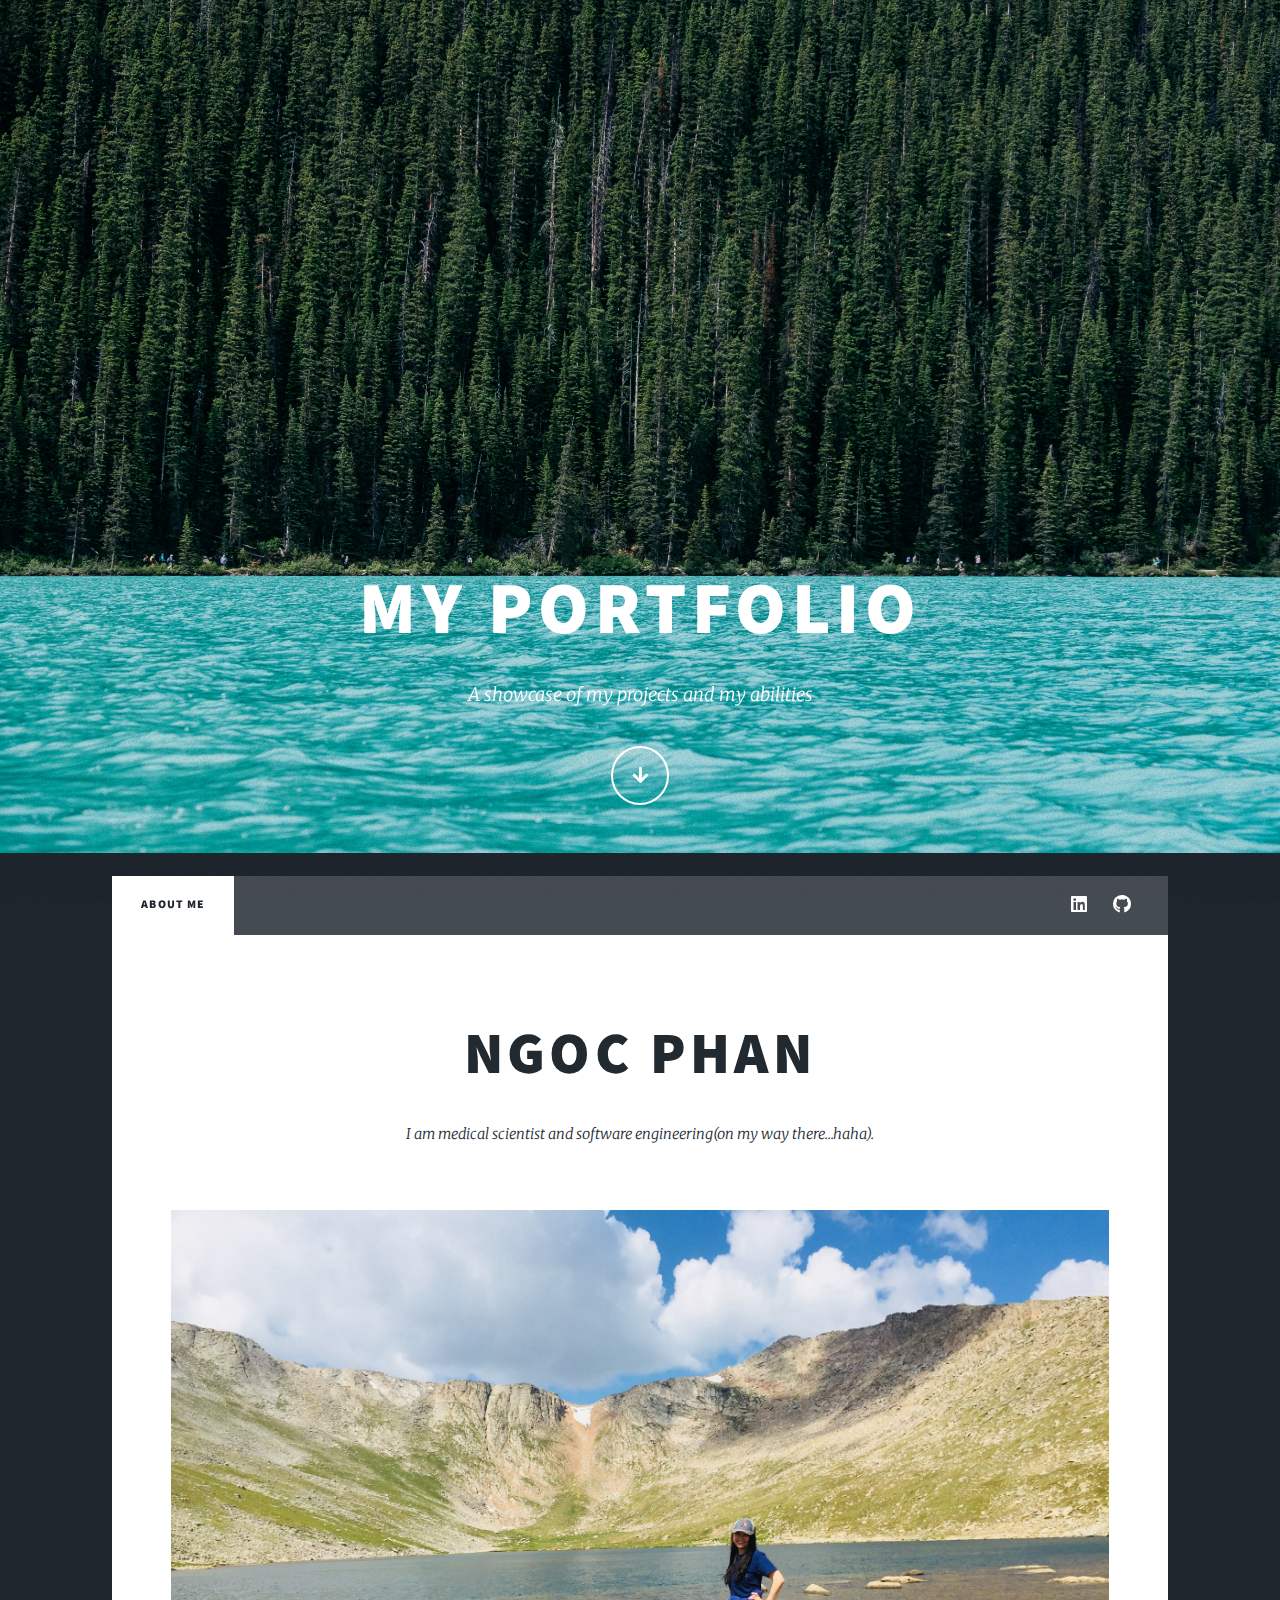
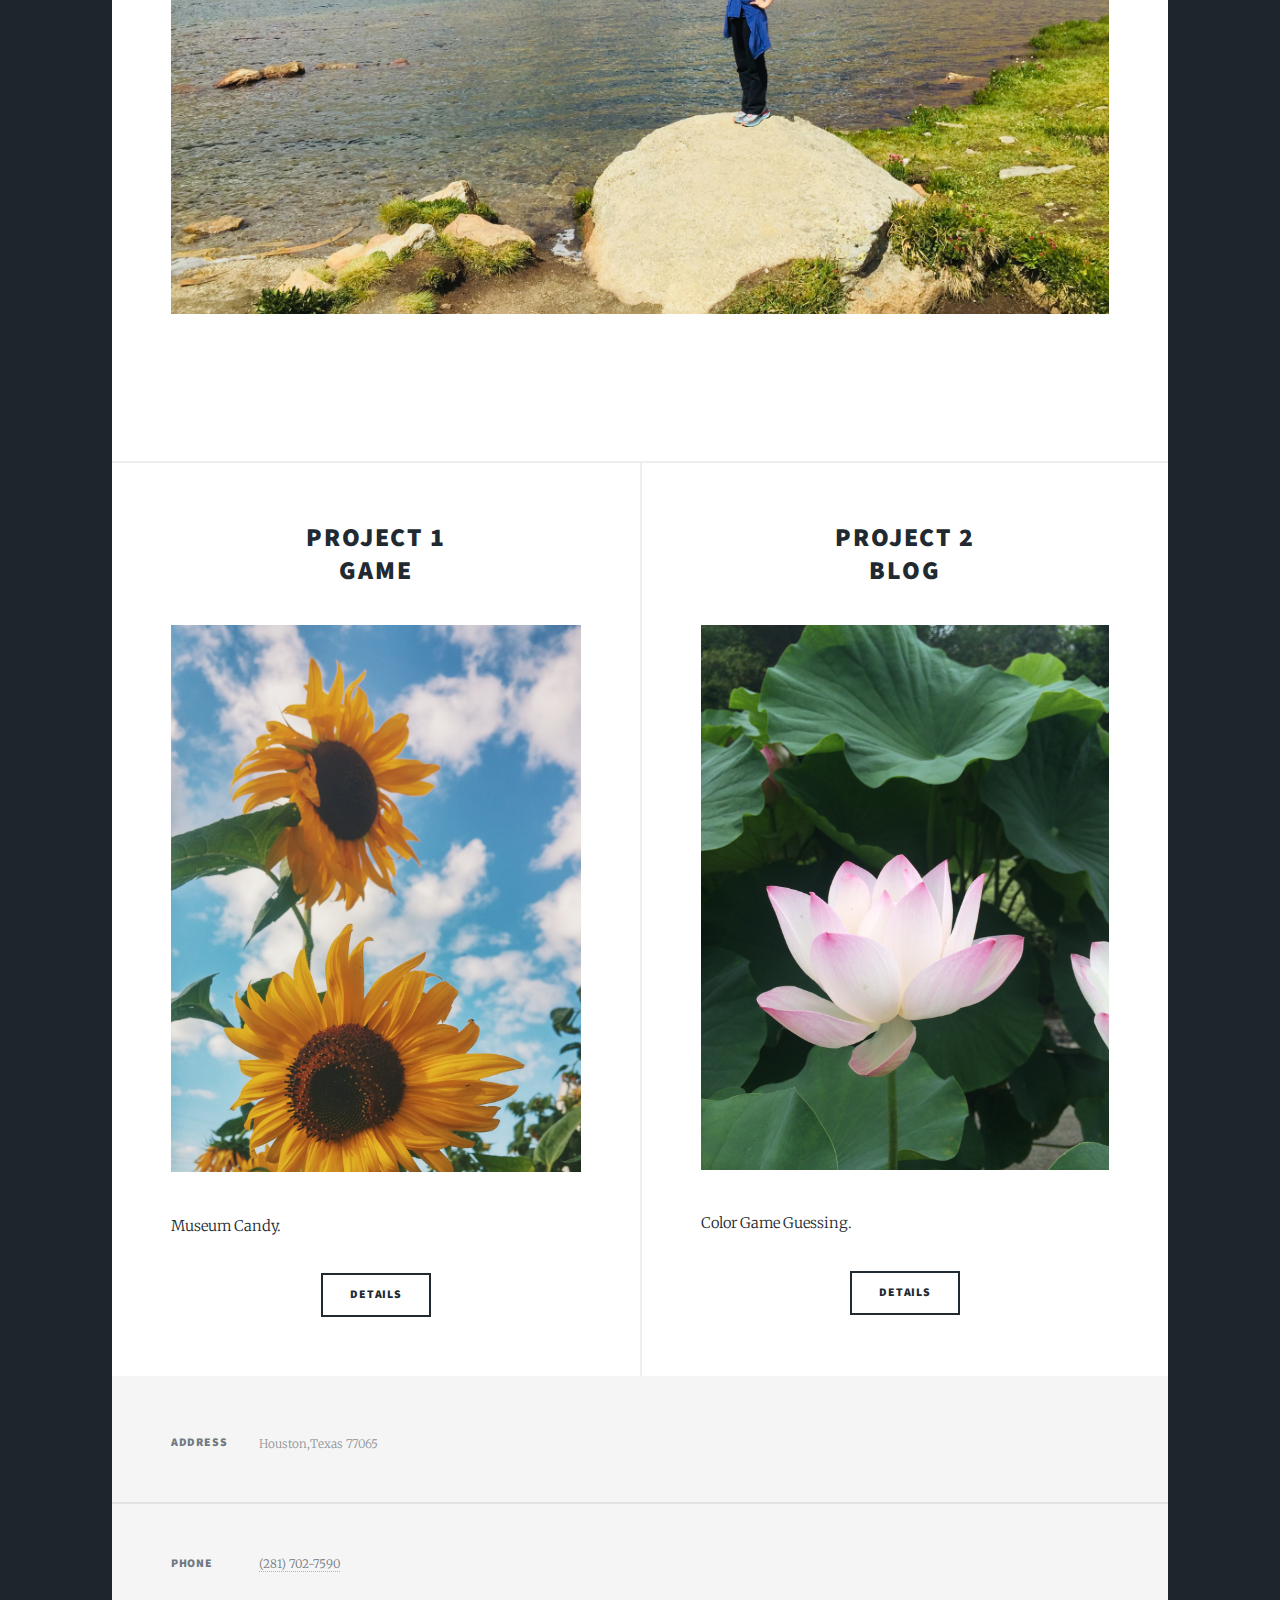
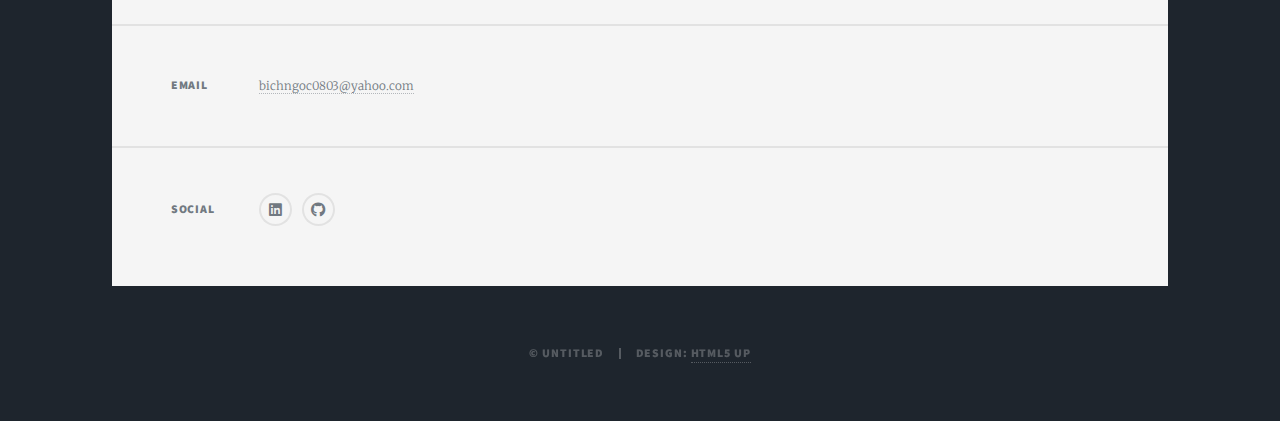
<file: index.html>
<!DOCTYPE HTML>
Ngoc Phan
<html>
	<head>
		<title>Ngoc Phan</title>
		<meta charset="utf-8" />
		<meta name="viewport" content="width=device-width, initial-scale=1, user-scalable=no" />
		<link rel="stylesheet" href="assets/css/main.css" />
		<noscript><link rel="stylesheet" href="assets/css/noscript.css" /></noscript>
	</head>
	<body class="is-preload">

		<!-- Wrapper -->
			<div id="wrapper" class="fade-in">

				<!-- Intro -->
					<div id="intro">
						<h1>My Portfolio </h1>
						<p>A showcase of my projects and my abilities </p>
						<ul class="actions">
							<li><a href="#header" class="button icon solid solo fa-arrow-down scrolly">Continue</a></li>
						</ul>
					</div>

				<!-- Header -->
					<header id="header">
						<a href="index.html" class="logo">Journey</a>
					</header>

				<!-- Nav -->
					<nav id="nav">
						<ul class="links">
							<li class="active"><a href="generic.html">About Me</a></li>
							
						</ul>
						
						<ul class="icons"> 
							
							<li><a href="https://www.linkedin.com/in/ngocphan-np/" class="icon brands fa-linkedin"><span class="label">Linkedin</span></a></li>
							<li><a href="https://github.com/ngocphan90" class="icon brands fa-github"><span class="label">GitHub</span></a></li>
						</ul>
					</nav>

				<!-- Main -->
					<div id="main">

						<!-- Featured Post -->
							<article class="post featured">
								<header class="major">

								
									<h2><a href="#">Ngoc Phan<br />
									</a></h2>
									<p>I am medical scientist and software engineering(on my way there...haha).</p>
								</header>
								<a href="#" class="image main"><img src="images/pic01.jpg" alt="" /></a>
								<ul class="actions special">
						
									
								</ul>
							</article>


						<!-- Posts -->
							<section class="posts">
								<article>
									<header>
									
										<h2><a href="generic.html">Project 1<br />
										Game</a></h2>
									</header>
									<a href="generic.html" class="image fit"><img src="images/pic02.jpg" alt="" /></a>
									<p>Museum Candy.</p>
									<ul class="actions special">
										<li><a href="generic.html" class="button">Details</a></li>
									</ul>
								</article>  	


								<article>
									<header>
									
										<h2><a href="generic.html">Project 2<br />
											Blog</a></h2>
									</header>
									<a href="generic.html" class="image fit"><img src="images/pic03.jpg" alt="" /></a>
									<p>Color Game Guessing.</p>
									<ul class="actions special">
										<li><a href="generic.html" class="button">Details</a></li>
									</ul>
								</article>  	
							</section>

						<!-- Footer -->

					</div>

				<!-- Footer -->
					<footer id="footer">
				
						<section class="split contact">
							<section class="alt">
								<h3>Address</h3>
								<p>Houston,Texas 77065<br />
								</p>
							</section>
							<section>
								<h3>Phone</h3>
								<p><a href="#">(281) 702-7590</a></p>
							</section>
							<section>
								<h3>Email</h3>
								<p><a href="#">bichngoc0803@yahoo.com</a></p>
							</section>
							<section>
								<h3>Social</h3>
								<ul class="icons alt">
									<li><a href="https://www.linkedin.com/in/ngocphan-np/" class="icon brands fa-linkedin"><span class="label">Linkedin</span></a></li>
									<li><a href="https://github.com/ngocphan90" class="icon brands fa-github"><span class="label">GitHub</span></a></li>
								</ul>
							</section>
						</section>
					</footer>

				<!-- Copyright -->
					<div id="copyright">
						<ul><li>&copy; Untitled</li><li>Design: <a href="https://html5up.net">HTML5 UP</a></li></ul>
					</div>

			</div>

		<!-- Scripts -->
			<script src="assets/js/jquery.min.js"></script>
			<script src="assets/js/jquery.scrollex.min.js"></script>
			<script src="assets/js/jquery.scrolly.min.js"></script>
			<script src="assets/js/browser.min.js"></script>
			<script src="assets/js/breakpoints.min.js"></script>
			<script src="assets/js/util.js"></script>
			<script src="assets/js/main.js"></script>

	</body>
</html>
</file>
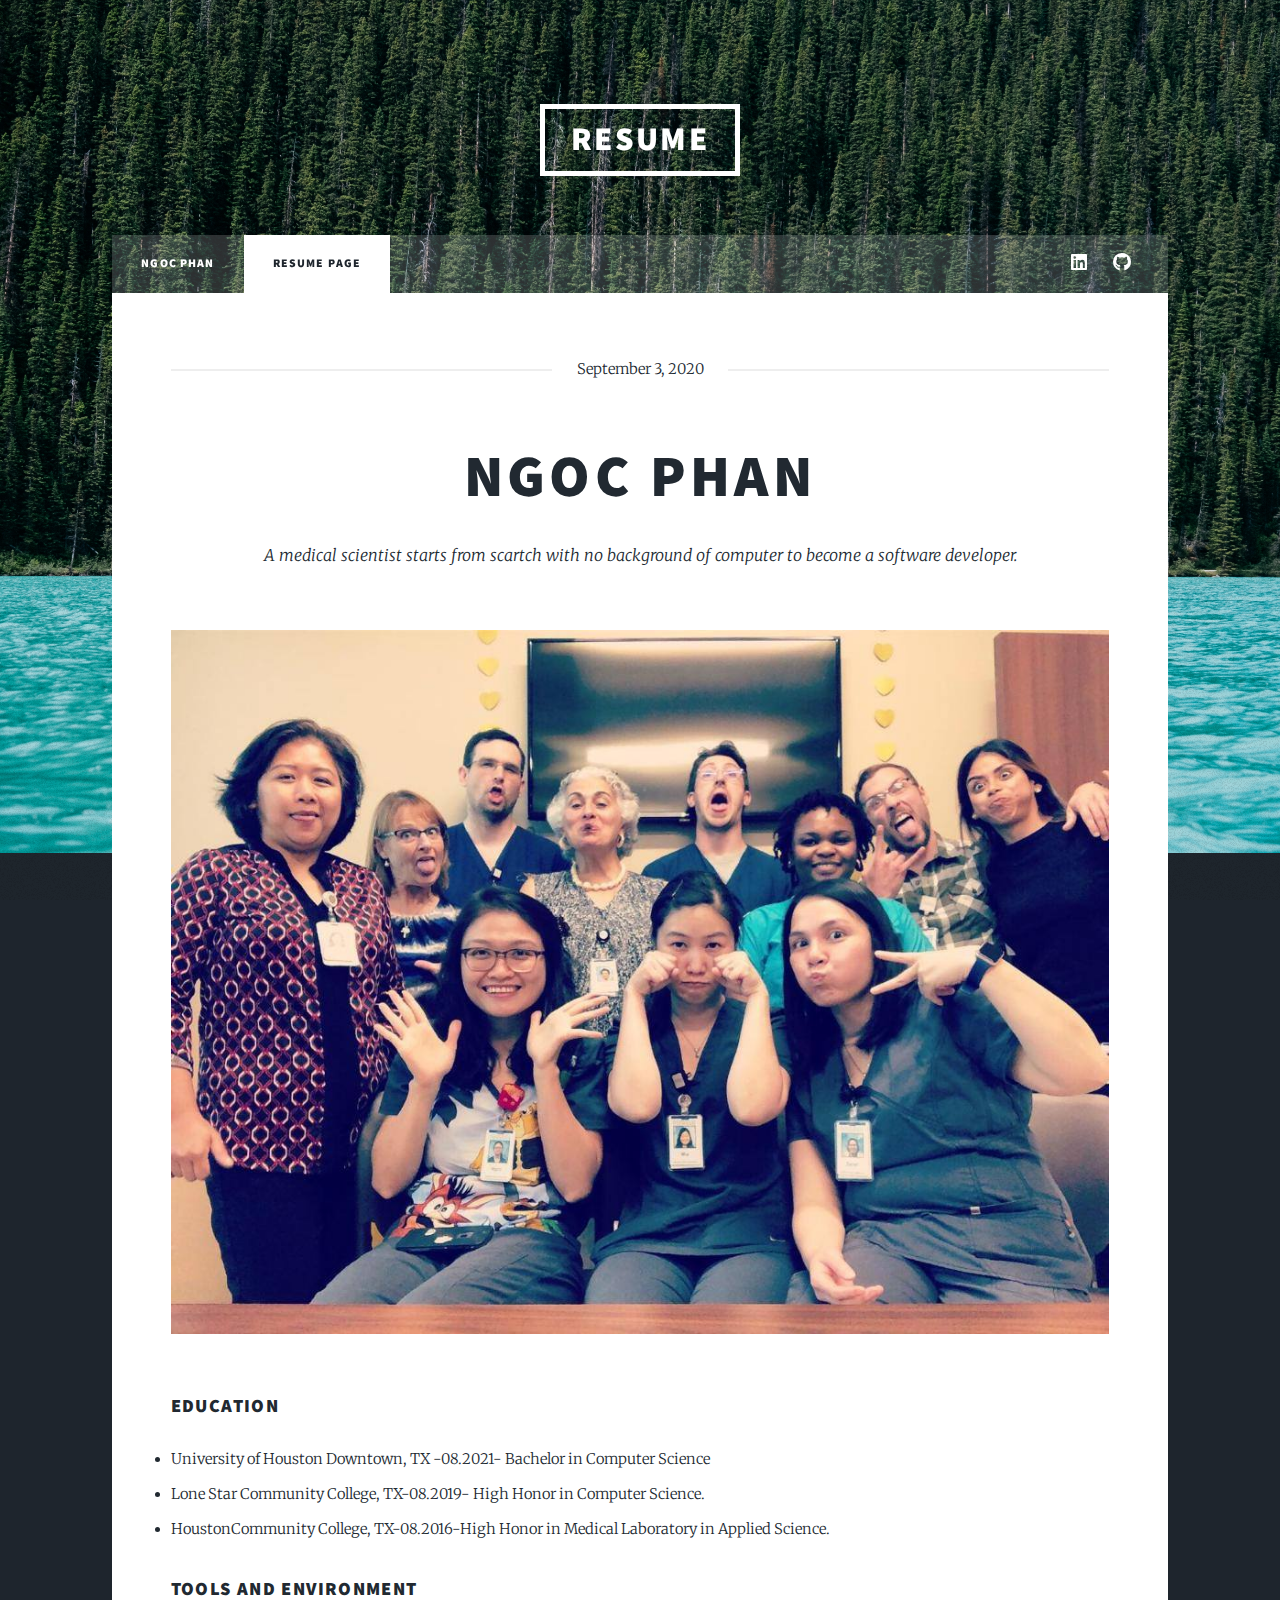
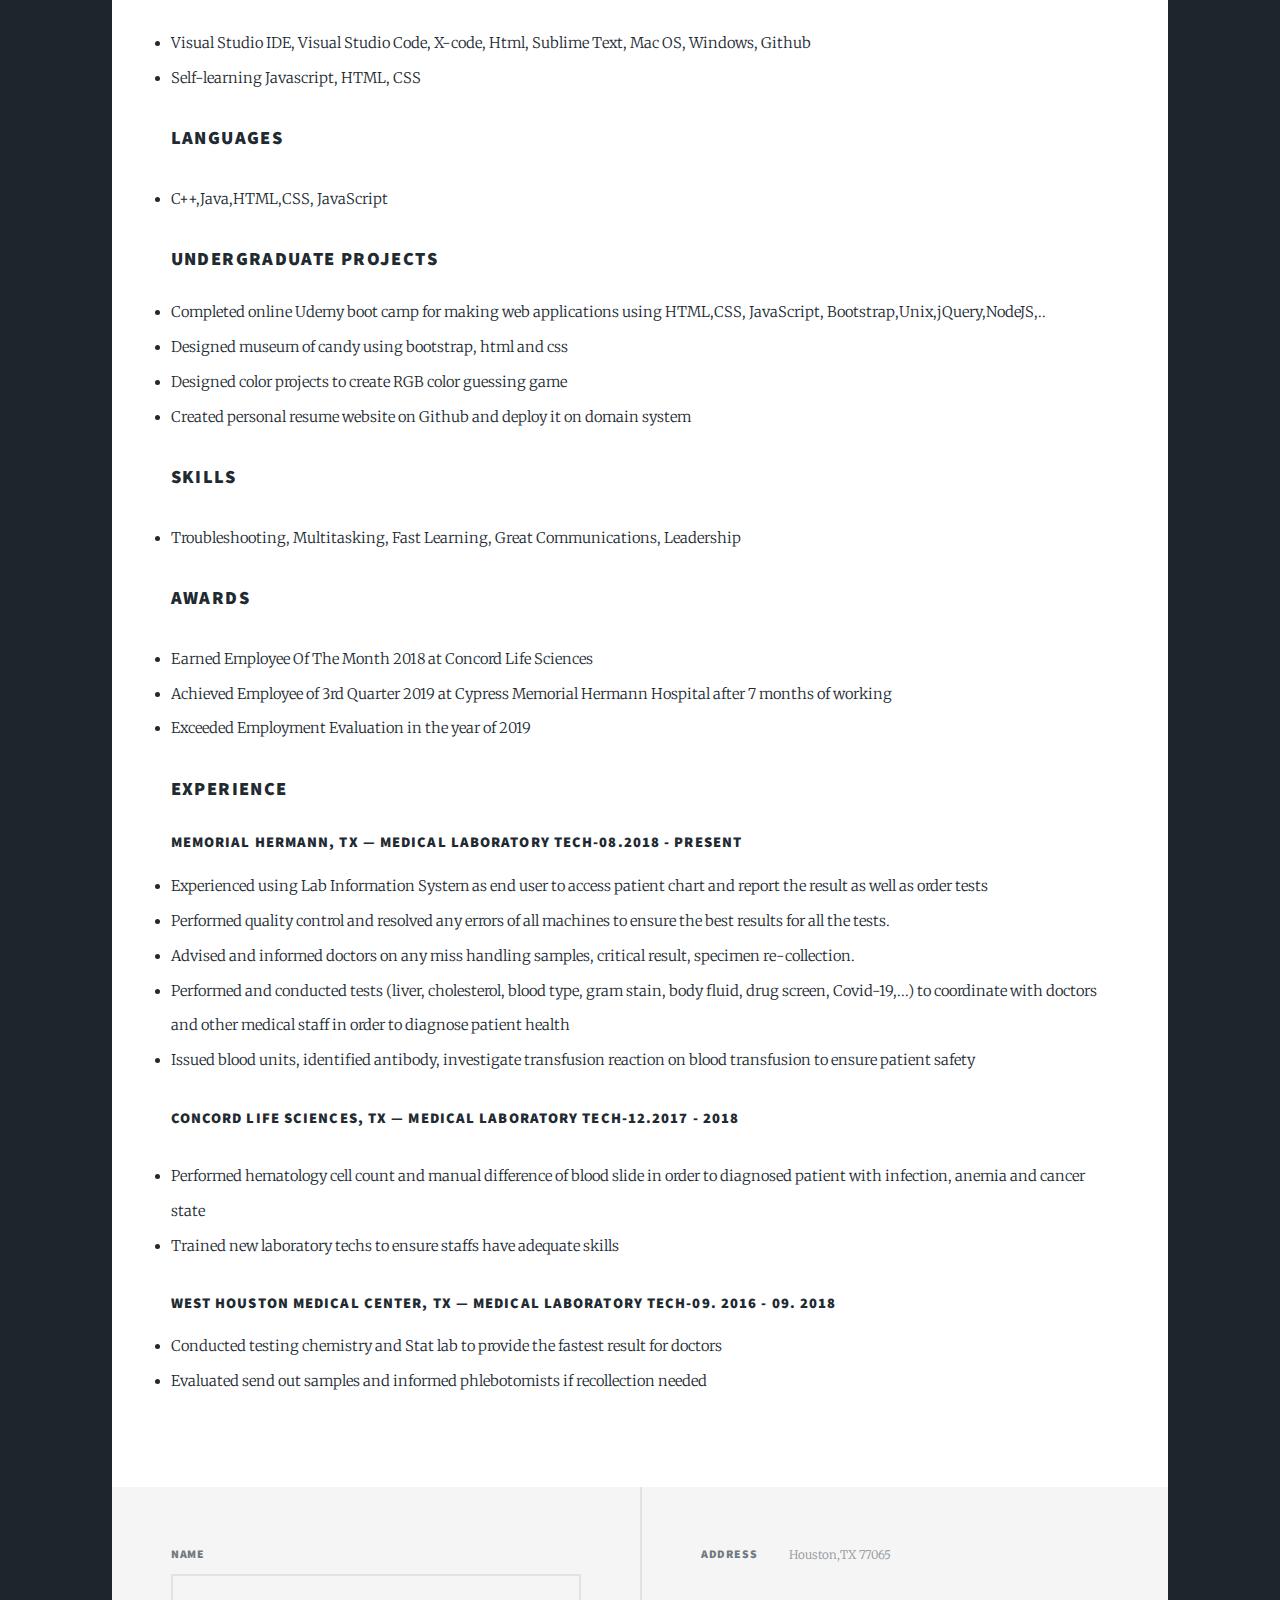
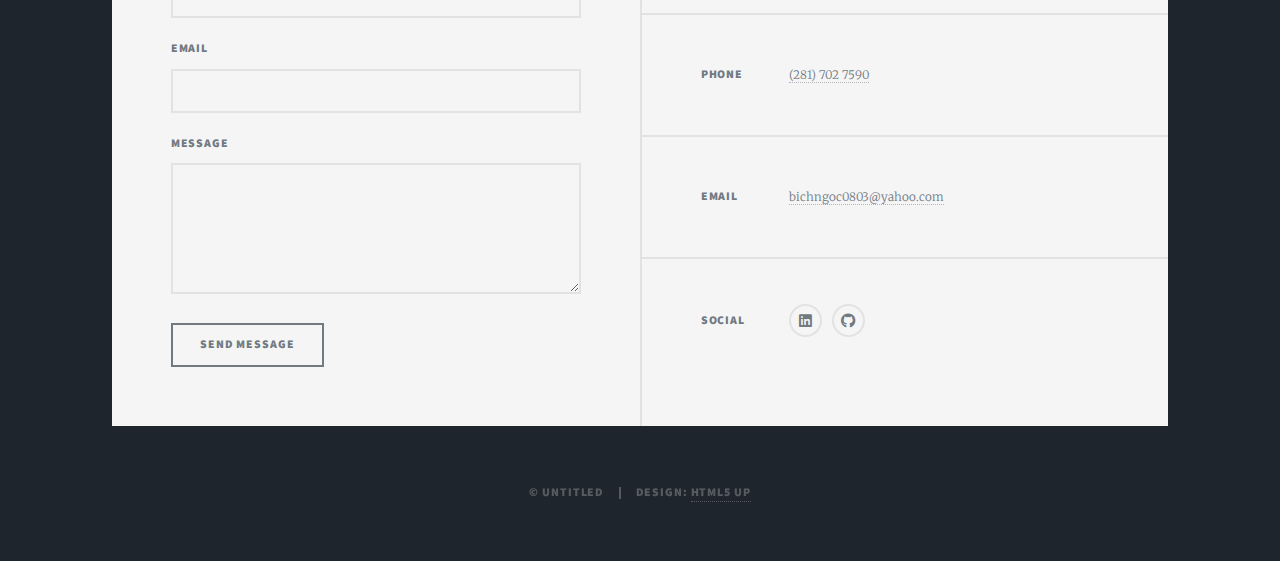
<file: generic.html>
<!DOCTYPE HTML>

<html>
	<head>
		<title>Ngoc Phan</title>
		<meta charset="utf-8" />
		<meta name="viewport" content="width=device-width, initial-scale=1, user-scalable=no" />
		<link rel="stylesheet" href="assets/css/main.css" />
		<noscript><link rel="stylesheet" href="assets/css/noscript.css" /></noscript>
	</head>
	<body class="is-preload">

		<!-- Wrapper -->
			<div id="wrapper">

				<!-- Header -->
					<header id="header">
						<a href="index.html" class="logo">Resume</a>
					</header>

				<!-- Nav -->
					<nav id="nav">
						<ul class="links">
							<li><a href="index.html">Ngoc Phan</a></li>
							<li class="active"><a href="generic.html">Resume Page</a></li>
			<!--			<li><a href="elements.html">Elements Reference</a></li>	-->	
						</ul>
						<ul class="icons">
							
							<li><a href="https://www.linkedin.com/in/ngocphan-np/" class="icon brands fa-linkedin"><span class="label">Linkedin</span></a></li>
							<li><a href="https://github.com/ngocphan90" class="icon brands fa-github"><span class="label">GitHub</span></a></li>
						</ul>
					</nav>

				<!-- Main -->
					<div id="main">

						<!-- Post -->
							<section class="post">
								<header class="major">
									<span class="date">September 3, 2020</span>
									<h1>Ngoc Phan<br />
									</h1>
									<p>A medical scientist starts from scartch with no background of computer to become a software developer.</p>
								</header>
								<div class="image main"><img src="images/lab.jpg" alt="" /></div>
								<p>
									<!--star resume-->
									<p><h3>EDUCATION</h3>
										<li>University of Houston Downtown, TX -08.2021- Bachelor in Computer Science</li>
										<li>Lone Star Community  College, TX-08.2019- High Honor  in Computer Science.</li>
										<li>HoustonCommunity  College, TX-08.2016-High Honor in Medical Laboratory in Applied Science.</li>
									</p>

									<p><h3>TOOLS AND ENVIRONMENT</h3>
							
										<li>Visual Studio IDE, Visual Studio Code, X-code, Html, Sublime Text, Mac OS, Windows, Github</li>
										<li>Self-learning Javascript, HTML, CSS</li>
									</p>

									<h3><p>LANGUAGES</h3>
										<li>C++,Java,HTML,CSS, JavaScript</li>
									</p>

									<p><h3>UNDERGRADUATE PROJECTS</h3>
										<li>Completed online Udemy boot camp  for making  web applications using HTML,CSS, JavaScript, Bootstrap,Unix,jQuery,NodeJS,..</li>
										<li>Designed museum of candy using bootstrap, html and css </li>
										<li>Designed color projects to create  RGB color guessing game</li>
										<li>Created personal resume website on Github and deploy it on domain system</li>
									</p>

									<h3><p>SKILLS</h3>
										<li>Troubleshooting, Multitasking, Fast Learning,  Great Communications, Leadership</li>
									</p>

									<h3><p>AWARDS</h4>
										<li>Earned Employee Of The Month 2018 at Concord Life Sciences</li>
										<li>Achieved Employee of 3rd Quarter 2019 at Cypress Memorial Hermann Hospital after 7 months of working</li>
										<li>Exceeded Employment Evaluation in the year of 2019</li>
									</p>
									
									<p><h3>EXPERIENCE</h3>
									<p>
										<h4>Memorial Hermann, TX — Medical Laboratory Tech-08.2018 - PRESENT</h4>
											<li>Experienced using Lab Information System as end user to access patient chart and report the result as well as order tests</li>
											<li>Performed quality control and resolved any errors  of  all machines to ensure the best results for all the tests.</li>
									
											<li>Advised and informed doctors on any miss handling samples, critical result, specimen re-collection.</li>
											<li>Performed and conducted tests (liver, cholesterol, blood type, gram stain, body fluid, drug screen, Covid-19,...) to coordinate with doctors and other medical staff in order to diagnose patient health</li>
											<li>Issued blood units, identified antibody, investigate transfusion reaction on blood transfusion to ensure patient safety </li>
									</p>
										<h4>Concord Life Sciences,  TX — Medical Laboratory Tech-12.2017 -  2018</h4>
									<p>
											<li>Performed hematology cell count and manual difference of blood slide in order to diagnosed patient with infection, anemia and cancer state</li>
											<li>Trained new laboratory techs to ensure staffs have adequate  skills</li>
									<p>
										<h4>West Houston Medical Center,  TX — Medical Laboratory Tech-09. 2016 - 09. 2018</h4>
					
											<li>Conducted testing chemistry and Stat lab to provide the fastest result for doctors</li>
											<li>Evaluated send out samples and informed phlebotomists if recollection needed</li>
									</p>
									</p>	
									</p>
									</p>

									
									

							</section>

					</div>

				<!-- Footer -->
					<footer id="footer">
						<section>
							<form method="post" action="#">
								<div class="fields">
									<div class="field">
										<label for="name">Name</label>
										<input type="text" name="name" id="name" />
									</div>
									<div class="field">
										<label for="email">Email</label>
										<input type="text" name="email" id="email" />
									</div>
									<div class="field">
										<label for="message">Message</label>
										<textarea name="message" id="message" rows="3"></textarea>
									</div>
								</div>
								<ul class="actions">
									<li><input type="submit" value="Send Message" /></li>
								</ul>
							</form>
						</section>
						<section class="split contact">
							<section class="alt">
								<h3>Address</h3>
								<p>Houston,TX 77065<br />
								</p>
							</section>
							<section>
								<h3>Phone</h3>
								<p><a href="#">(281) 702 7590</a></p>
							</section>
							<section>
								<h3>Email</h3>
								<p><a href="#">bichngoc0803@yahoo.com</a></p>
							</section>
							<section>
								<h3>Social</h3>
								<ul class="icons alt">
									<li><a href="https://www.linkedin.com/in/ngocphan-np/" class="icon brands fa-linkedin"><span class="label">Linkedin</span></a></li>
									<li><a href="https://github.com/ngocphan90" class="icon brands fa-github"><span class="label">GitHub</span></a></li>
								</ul>
							</section>
						</section>
					</footer>

				<!-- Copyright -->
					<div id="copyright">
						<ul><li>&copy; Untitled</li><li>Design: <a href="https://html5up.net">HTML5 UP</a></li></ul>
					</div>

			</div>

		<!-- Scripts -->
			<script src="assets/js/jquery.min.js"></script>
			<script src="assets/js/jquery.scrollex.min.js"></script>
			<script src="assets/js/jquery.scrolly.min.js"></script>
			<script src="assets/js/browser.min.js"></script>
			<script src="assets/js/breakpoints.min.js"></script>
			<script src="assets/js/util.js"></script>
			<script src="assets/js/main.js"></script>

	</body>
</html>
</file>
<file: assets/css/main.css>
@import url(fontawesome-all.min.css);
@import url("https://fonts.googleapis.com/css?family=Merriweather:300,700,300italic,700italic|Source+Sans+Pro:900");

/*
	Massively by HTML5 UP
	html5up.net | @ajlkn
	Free for personal and commercial use under the CCA 3.0 license (html5up.net/license)
*/

html, body, div, span, applet, object,
iframe, h1, h2, h3, h4, h5, h6, p, blockquote,
pre, a, abbr, acronym, address, big, cite,
code, del, dfn, em, img, ins, kbd, q, s, samp,
small, strike, strong, sub, sup, tt, var, b,
u, i, center, dl, dt, dd, ol, ul, li, fieldset,
form, label, legend, table, caption, tbody,
tfoot, thead, tr, th, td, article, aside,
canvas, details, embed, figure, figcaption,
footer, header, hgroup, menu, nav, output, ruby,
section, summary, time, mark, audio, video {
	margin: 0;
	padding: 0;
	border: 0;
	font-size: 100%;
	font: inherit;
	vertical-align: baseline;}

article, aside, details, figcaption, figure,
footer, header, hgroup, menu, nav, section {
	display: block;}

body {
	line-height: 1;
}

ol, ul {
	list-style: none;
}

blockquote, q {
	quotes: none;
}

	blockquote:before, blockquote:after, q:before, q:after {
		content: '';
		content: none;
	}

table {
	border-collapse: collapse;
	border-spacing: 0;
}

body {
	-webkit-text-size-adjust: none;
}

mark {
	background-color: transparent;
	color: inherit;
}

input::-moz-focus-inner {
	border: 0;
	padding: 0;
}

input, select, textarea {
	-moz-appearance: none;
	-webkit-appearance: none;
	-ms-appearance: none;
	appearance: none;
}

/* Basic */

	@-ms-viewport {
		width: device-width;
	}

	body {
		-ms-overflow-style: scrollbar;
	}

	@media screen and (max-width: 480px) {

		html, body {
			min-width: 320px;
		}

	}

	html {
		box-sizing: border-box;
	}

	*, *:before, *:after {
		box-sizing: inherit;
	}

	body {
		background-color: #1e252d;
	}

		body.is-preload *, body.is-preload *:before, body.is-preload *:after {
			-moz-animation: none !important;
			-webkit-animation: none !important;
			-ms-animation: none !important;
			animation: none !important;
			-moz-transition: none !important;
			-webkit-transition: none !important;
			-ms-transition: none !important;
			transition: none !important;
		}

/* Type */

	html {
		font-size: 16pt;
	}

		@media screen and (max-width: 1680px) {

			html {
				font-size: 12pt;
			}

		}

		@media screen and (max-width: 1280px) {

			html {
				font-size: 11pt;
			}

		}

		@media screen and (max-width: 360px) {

			html {
				font-size: 10pt;
			}

		}

	body {
		color: #212931;
	}

	body, input, select, textarea {
		font-family: "Merriweather", Georgia, serif;
		font-weight: 300;
		font-size: 1rem;
		line-height: 2.375;
	}

	a {
		-moz-transition: color 0.2s ease-in-out, background-color 0.2s ease-in-out, border-color 0.2s ease-in-out, box-shadow 0.2s ease-in-out;
		-webkit-transition: color 0.2s ease-in-out, background-color 0.2s ease-in-out, border-color 0.2s ease-in-out, box-shadow 0.2s ease-in-out;
		-ms-transition: color 0.2s ease-in-out, background-color 0.2s ease-in-out, border-color 0.2s ease-in-out, box-shadow 0.2s ease-in-out;
		transition: color 0.2s ease-in-out, background-color 0.2s ease-in-out, border-color 0.2s ease-in-out, box-shadow 0.2s ease-in-out;
		border-bottom: dotted 1px;
		text-decoration: none;
	}

		a:hover {
			border-bottom-color: transparent;
		}

	strong, b {
		font-weight: 600;
	}

	em, i {
		font-style: italic;
	}

	p {
		text-align: justify;
		margin: 0 0 2rem 0;
	}

	h1, h2, h3, h4, h5, h6 {
		font-family: "Source Sans Pro", Helvetica, sans-serif;
		font-weight: 900;
		line-height: 1.5;
		letter-spacing: 0.075em;
		text-transform: uppercase;
		margin: 0 0 1rem 0;
	}

		h1 a, h2 a, h3 a, h4 a, h5 a, h6 a {
			border-bottom: 0;
			color: inherit;
			text-decoration: none;
		}

	h1 {
		font-size: 4rem;
		line-height: 1.1;
		margin: 0 0 2rem 0;
	}

	h2 {
		font-size: 1.75rem;
		line-height: 1.3;
		margin: 0 0 1.5rem 0;
	}

	h3 {
		font-size: 1.25rem;
		margin: 0 0 1.5rem 0;
	}

	h4 {
		font-size: 1rem;
	}

	h5 {
		font-size: 0.9rem;
	}

	h6 {
		font-size: 0.8rem;
	}

	sub {
		font-size: 0.8rem;
		position: relative;
		top: 0.5rem;
	}

	sup {
		font-size: 0.8rem;
		position: relative;
		top: -0.5rem;
	}

	blockquote {
		border-left: solid 4px;
		font-style: italic;
		margin: 0 0 2rem 0;
		padding: 0.5rem 0 0.5rem 2rem;
	}

	code {
		border: solid 2px;
		font-family: "Courier New", monospace;
		font-size: 0.9rem;
		margin: 0 0.25rem;
		padding: 0.25rem 0.65rem;
	}

	pre {
		-webkit-overflow-scrolling: touch;
		font-family: "Courier New", monospace;
		font-size: 0.9rem;
		margin: 0 0 2rem 0;
	}

		pre code {
			display: block;
			line-height: 1.75;
			padding: 1rem 1.5rem;
			overflow-x: auto;
		}

	hr {
		border: 0;
		border-bottom: solid 2px;
		margin: 3rem 0;
	}

		hr.major {
			margin: 5rem 0;
		}

	.align-left {
		text-align: left;
	}

	.align-center {
		text-align: center;
	}

	.align-right {
		text-align: right;
	}

	input, select, textarea {
		color: #212931;
	}

	a {
		color: #212931;
		border-bottom-color: rgba(33, 41, 49, 0.5);
	}

		a:hover {
			border-bottom-color: transparent;
			color: #18bfef !important;
		}

	strong, b {
		color: #212931;
	}

	h1, h2, h3, h4, h5, h6 {
		color: #212931;
	}

	blockquote {
		border-left-color: #eeeeee;
	}

	code {
		background: rgba(220, 220, 220, 0.25);
		border-color: #eeeeee;
	}

	hr {
		border-bottom-color: #eeeeee;
	}

/* Row */

	.row {
		display: flex;
		flex-wrap: wrap;
		box-sizing: border-box;
		align-items: stretch;
	}

		.row > * {
			box-sizing: border-box;
		}

		.row.gtr-uniform > * > :last-child {
			margin-bottom: 0;
		}

		.row.aln-left {
			justify-content: flex-start;
		}

		.row.aln-center {
			justify-content: center;
		}

		.row.aln-right {
			justify-content: flex-end;
		}

		.row.aln-top {
			align-items: flex-start;
		}

		.row.aln-middle {
			align-items: center;
		}

		.row.aln-bottom {
			align-items: flex-end;
		}

		.row > .imp {
			order: -1;
		}

		.row > .col-1 {
			width: 8.33333%;
		}

		.row > .off-1 {
			margin-left: 8.33333%;
		}

		.row > .col-2 {
			width: 16.66667%;
		}

		.row > .off-2 {
			margin-left: 16.66667%;
		}

		.row > .col-3 {
			width: 25%;
		}

		.row > .off-3 {
			margin-left: 25%;
		}

		.row > .col-4 {
			width: 33.33333%;
		}

		.row > .off-4 {
			margin-left: 33.33333%;
		}

		.row > .col-5 {
			width: 41.66667%;
		}

		.row > .off-5 {
			margin-left: 41.66667%;
		}

		.row > .col-6 {
			width: 50%;
		}

		.row > .off-6 {
			margin-left: 50%;
		}

		.row > .col-7 {
			width: 58.33333%;
		}

		.row > .off-7 {
			margin-left: 58.33333%;
		}

		.row > .col-8 {
			width: 66.66667%;
		}

		.row > .off-8 {
			margin-left: 66.66667%;
		}

		.row > .col-9 {
			width: 75%;
		}

		.row > .off-9 {
			margin-left: 75%;
		}

		.row > .col-10 {
			width: 83.33333%;
		}

		.row > .off-10 {
			margin-left: 83.33333%;
		}

		.row > .col-11 {
			width: 91.66667%;
		}

		.row > .off-11 {
			margin-left: 91.66667%;
		}

		.row > .col-12 {
			width: 100%;
		}

		.row > .off-12 {
			margin-left: 100%;
		}

		.row.gtr-0 {
			margin-top: 0;
			margin-left: 0rem;
		}

			.row.gtr-0 > * {
				padding: 0 0 0 0rem;
			}

			.row.gtr-0.gtr-uniform {
				margin-top: 0rem;
			}

				.row.gtr-0.gtr-uniform > * {
					padding-top: 0rem;
				}

		.row.gtr-25 {
			margin-top: 0;
			margin-left: -0.375rem;
		}

			.row.gtr-25 > * {
				padding: 0 0 0 0.375rem;
			}

			.row.gtr-25.gtr-uniform {
				margin-top: -0.375rem;
			}

				.row.gtr-25.gtr-uniform > * {
					padding-top: 0.375rem;
				}

		.row.gtr-50 {
			margin-top: 0;
			margin-left: -0.75rem;
		}

			.row.gtr-50 > * {
				padding: 0 0 0 0.75rem;
			}

			.row.gtr-50.gtr-uniform {
				margin-top: -0.75rem;
			}

				.row.gtr-50.gtr-uniform > * {
					padding-top: 0.75rem;
				}

		.row {
			margin-top: 0;
			margin-left: -1.5rem;
		}

			.row > * {
				padding: 0 0 0 1.5rem;
			}

			.row.gtr-uniform {
				margin-top: -1.5rem;
			}

				.row.gtr-uniform > * {
					padding-top: 1.5rem;
				}

		.row.gtr-150 {
			margin-top: 0;
			margin-left: -2.25rem;
		}

			.row.gtr-150 > * {
				padding: 0 0 0 2.25rem;
			}

			.row.gtr-150.gtr-uniform {
				margin-top: -2.25rem;
			}

				.row.gtr-150.gtr-uniform > * {
					padding-top: 2.25rem;
				}

		.row.gtr-200 {
			margin-top: 0;
			margin-left: -3rem;
		}

			.row.gtr-200 > * {
				padding: 0 0 0 3rem;
			}

			.row.gtr-200.gtr-uniform {
				margin-top: -3rem;
			}

				.row.gtr-200.gtr-uniform > * {
					padding-top: 3rem;
				}

		@media screen and (max-width: 1680px) {

			.row {
				display: flex;
				flex-wrap: wrap;
				box-sizing: border-box;
				align-items: stretch;
			}

				.row > * {
					box-sizing: border-box;
				}

				.row.gtr-uniform > * > :last-child {
					margin-bottom: 0;
				}

				.row.aln-left {
					justify-content: flex-start;
				}

				.row.aln-center {
					justify-content: center;
				}

				.row.aln-right {
					justify-content: flex-end;
				}

				.row.aln-top {
					align-items: flex-start;
				}

				.row.aln-middle {
					align-items: center;
				}

				.row.aln-bottom {
					align-items: flex-end;
				}

				.row > .imp-xlarge {
					order: -1;
				}

				.row > .col-1-xlarge {
					width: 8.33333%;
				}

				.row > .off-1-xlarge {
					margin-left: 8.33333%;
				}

				.row > .col-2-xlarge {
					width: 16.66667%;
				}

				.row > .off-2-xlarge {
					margin-left: 16.66667%;
				}

				.row > .col-3-xlarge {
					width: 25%;
				}

				.row > .off-3-xlarge {
					margin-left: 25%;
				}

				.row > .col-4-xlarge {
					width: 33.33333%;
				}

				.row > .off-4-xlarge {
					margin-left: 33.33333%;
				}

				.row > .col-5-xlarge {
					width: 41.66667%;
				}

				.row > .off-5-xlarge {
					margin-left: 41.66667%;
				}

				.row > .col-6-xlarge {
					width: 50%;
				}

				.row > .off-6-xlarge {
					margin-left: 50%;
				}

				.row > .col-7-xlarge {
					width: 58.33333%;
				}

				.row > .off-7-xlarge {
					margin-left: 58.33333%;
				}

				.row > .col-8-xlarge {
					width: 66.66667%;
				}

				.row > .off-8-xlarge {
					margin-left: 66.66667%;
				}

				.row > .col-9-xlarge {
					width: 75%;
				}

				.row > .off-9-xlarge {
					margin-left: 75%;
				}

				.row > .col-10-xlarge {
					width: 83.33333%;
				}

				.row > .off-10-xlarge {
					margin-left: 83.33333%;
				}

				.row > .col-11-xlarge {
					width: 91.66667%;
				}

				.row > .off-11-xlarge {
					margin-left: 91.66667%;
				}

				.row > .col-12-xlarge {
					width: 100%;
				}

				.row > .off-12-xlarge {
					margin-left: 100%;
				}

				.row.gtr-0 {
					margin-top: 0;
					margin-left: 0rem;
				}

					.row.gtr-0 > * {
						padding: 0 0 0 0rem;
					}

					.row.gtr-0.gtr-uniform {
						margin-top: 0rem;
					}

						.row.gtr-0.gtr-uniform > * {
							padding-top: 0rem;
						}

				.row.gtr-25 {
					margin-top: 0;
					margin-left: -0.375rem;
				}

					.row.gtr-25 > * {
						padding: 0 0 0 0.375rem;
					}

					.row.gtr-25.gtr-uniform {
						margin-top: -0.375rem;
					}

						.row.gtr-25.gtr-uniform > * {
							padding-top: 0.375rem;
						}

				.row.gtr-50 {
					margin-top: 0;
					margin-left: -0.75rem;
				}

					.row.gtr-50 > * {
						padding: 0 0 0 0.75rem;
					}

					.row.gtr-50.gtr-uniform {
						margin-top: -0.75rem;
					}

						.row.gtr-50.gtr-uniform > * {
							padding-top: 0.75rem;
						}

				.row {
					margin-top: 0;
					margin-left: -1.5rem;
				}

					.row > * {
						padding: 0 0 0 1.5rem;
					}

					.row.gtr-uniform {
						margin-top: -1.5rem;
					}

						.row.gtr-uniform > * {
							padding-top: 1.5rem;
						}

				.row.gtr-150 {
					margin-top: 0;
					margin-left: -2.25rem;
				}

					.row.gtr-150 > * {
						padding: 0 0 0 2.25rem;
					}

					.row.gtr-150.gtr-uniform {
						margin-top: -2.25rem;
					}

						.row.gtr-150.gtr-uniform > * {
							padding-top: 2.25rem;
						}

				.row.gtr-200 {
					margin-top: 0;
					margin-left: -3rem;
				}

					.row.gtr-200 > * {
						padding: 0 0 0 3rem;
					}

					.row.gtr-200.gtr-uniform {
						margin-top: -3rem;
					}

						.row.gtr-200.gtr-uniform > * {
							padding-top: 3rem;
						}

		}

		@media screen and (max-width: 1280px) {

			.row {
				display: flex;
				flex-wrap: wrap;
				box-sizing: border-box;
				align-items: stretch;
			}

				.row > * {
					box-sizing: border-box;
				}

				.row.gtr-uniform > * > :last-child {
					margin-bottom: 0;
				}

				.row.aln-left {
					justify-content: flex-start;
				}

				.row.aln-center {
					justify-content: center;
				}

				.row.aln-right {
					justify-content: flex-end;
				}

				.row.aln-top {
					align-items: flex-start;
				}

				.row.aln-middle {
					align-items: center;
				}

				.row.aln-bottom {
					align-items: flex-end;
				}

				.row > .imp-large {
					order: -1;
				}

				.row > .col-1-large {
					width: 8.33333%;
				}

				.row > .off-1-large {
					margin-left: 8.33333%;
				}

				.row > .col-2-large {
					width: 16.66667%;
				}

				.row > .off-2-large {
					margin-left: 16.66667%;
				}

				.row > .col-3-large {
					width: 25%;
				}

				.row > .off-3-large {
					margin-left: 25%;
				}

				.row > .col-4-large {
					width: 33.33333%;
				}

				.row > .off-4-large {
					margin-left: 33.33333%;
				}

				.row > .col-5-large {
					width: 41.66667%;
				}

				.row > .off-5-large {
					margin-left: 41.66667%;
				}

				.row > .col-6-large {
					width: 50%;
				}

				.row > .off-6-large {
					margin-left: 50%;
				}

				.row > .col-7-large {
					width: 58.33333%;
				}

				.row > .off-7-large {
					margin-left: 58.33333%;
				}

				.row > .col-8-large {
					width: 66.66667%;
				}

				.row > .off-8-large {
					margin-left: 66.66667%;
				}

				.row > .col-9-large {
					width: 75%;
				}

				.row > .off-9-large {
					margin-left: 75%;
				}

				.row > .col-10-large {
					width: 83.33333%;
				}

				.row > .off-10-large {
					margin-left: 83.33333%;
				}

				.row > .col-11-large {
					width: 91.66667%;
				}

				.row > .off-11-large {
					margin-left: 91.66667%;
				}

				.row > .col-12-large {
					width: 100%;
				}

				.row > .off-12-large {
					margin-left: 100%;
				}

				.row.gtr-0 {
					margin-top: 0;
					margin-left: 0rem;
				}

					.row.gtr-0 > * {
						padding: 0 0 0 0rem;
					}

					.row.gtr-0.gtr-uniform {
						margin-top: 0rem;
					}

						.row.gtr-0.gtr-uniform > * {
							padding-top: 0rem;
						}

				.row.gtr-25 {
					margin-top: 0;
					margin-left: -0.375rem;
				}

					.row.gtr-25 > * {
						padding: 0 0 0 0.375rem;
					}

					.row.gtr-25.gtr-uniform {
						margin-top: -0.375rem;
					}

						.row.gtr-25.gtr-uniform > * {
							padding-top: 0.375rem;
						}

				.row.gtr-50 {
					margin-top: 0;
					margin-left: -0.75rem;
				}

					.row.gtr-50 > * {
						padding: 0 0 0 0.75rem;
					}

					.row.gtr-50.gtr-uniform {
						margin-top: -0.75rem;
					}

						.row.gtr-50.gtr-uniform > * {
							padding-top: 0.75rem;
						}

				.row {
					margin-top: 0;
					margin-left: -1.5rem;
				}

					.row > * {
						padding: 0 0 0 1.5rem;
					}

					.row.gtr-uniform {
						margin-top: -1.5rem;
					}

						.row.gtr-uniform > * {
							padding-top: 1.5rem;
						}

				.row.gtr-150 {
					margin-top: 0;
					margin-left: -2.25rem;
				}

					.row.gtr-150 > * {
						padding: 0 0 0 2.25rem;
					}

					.row.gtr-150.gtr-uniform {
						margin-top: -2.25rem;
					}

						.row.gtr-150.gtr-uniform > * {
							padding-top: 2.25rem;
						}

				.row.gtr-200 {
					margin-top: 0;
					margin-left: -3rem;
				}

					.row.gtr-200 > * {
						padding: 0 0 0 3rem;
					}

					.row.gtr-200.gtr-uniform {
						margin-top: -3rem;
					}

						.row.gtr-200.gtr-uniform > * {
							padding-top: 3rem;
						}

		}

		@media screen and (max-width: 980px) {

			.row {
				display: flex;
				flex-wrap: wrap;
				box-sizing: border-box;
				align-items: stretch;
			}

				.row > * {
					box-sizing: border-box;
				}

				.row.gtr-uniform > * > :last-child {
					margin-bottom: 0;
				}

				.row.aln-left {
					justify-content: flex-start;
				}

				.row.aln-center {
					justify-content: center;
				}

				.row.aln-right {
					justify-content: flex-end;
				}

				.row.aln-top {
					align-items: flex-start;
				}

				.row.aln-middle {
					align-items: center;
				}

				.row.aln-bottom {
					align-items: flex-end;
				}

				.row > .imp-medium {
					order: -1;
				}

				.row > .col-1-medium {
					width: 8.33333%;
				}

				.row > .off-1-medium {
					margin-left: 8.33333%;
				}

				.row > .col-2-medium {
					width: 16.66667%;
				}

				.row > .off-2-medium {
					margin-left: 16.66667%;
				}

				.row > .col-3-medium {
					width: 25%;
				}

				.row > .off-3-medium {
					margin-left: 25%;
				}

				.row > .col-4-medium {
					width: 33.33333%;
				}

				.row > .off-4-medium {
					margin-left: 33.33333%;
				}

				.row > .col-5-medium {
					width: 41.66667%;
				}

				.row > .off-5-medium {
					margin-left: 41.66667%;
				}

				.row > .col-6-medium {
					width: 50%;
				}

				.row > .off-6-medium {
					margin-left: 50%;
				}

				.row > .col-7-medium {
					width: 58.33333%;
				}

				.row > .off-7-medium {
					margin-left: 58.33333%;
				}

				.row > .col-8-medium {
					width: 66.66667%;
				}

				.row > .off-8-medium {
					margin-left: 66.66667%;
				}

				.row > .col-9-medium {
					width: 75%;
				}

				.row > .off-9-medium {
					margin-left: 75%;
				}

				.row > .col-10-medium {
					width: 83.33333%;
				}

				.row > .off-10-medium {
					margin-left: 83.33333%;
				}

				.row > .col-11-medium {
					width: 91.66667%;
				}

				.row > .off-11-medium {
					margin-left: 91.66667%;
				}

				.row > .col-12-medium {
					width: 100%;
				}

				.row > .off-12-medium {
					margin-left: 100%;
				}

				.row.gtr-0 {
					margin-top: 0;
					margin-left: 0rem;
				}

					.row.gtr-0 > * {
						padding: 0 0 0 0rem;
					}

					.row.gtr-0.gtr-uniform {
						margin-top: 0rem;
					}

						.row.gtr-0.gtr-uniform > * {
							padding-top: 0rem;
						}

				.row.gtr-25 {
					margin-top: 0;
					margin-left: -0.375rem;
				}

					.row.gtr-25 > * {
						padding: 0 0 0 0.375rem;
					}

					.row.gtr-25.gtr-uniform {
						margin-top: -0.375rem;
					}

						.row.gtr-25.gtr-uniform > * {
							padding-top: 0.375rem;
						}

				.row.gtr-50 {
					margin-top: 0;
					margin-left: -0.75rem;
				}

					.row.gtr-50 > * {
						padding: 0 0 0 0.75rem;
					}

					.row.gtr-50.gtr-uniform {
						margin-top: -0.75rem;
					}

						.row.gtr-50.gtr-uniform > * {
							padding-top: 0.75rem;
						}

				.row {
					margin-top: 0;
					margin-left: -1.5rem;
				}

					.row > * {
						padding: 0 0 0 1.5rem;
					}

					.row.gtr-uniform {
						margin-top: -1.5rem;
					}

						.row.gtr-uniform > * {
							padding-top: 1.5rem;
						}

				.row.gtr-150 {
					margin-top: 0;
					margin-left: -2.25rem;
				}

					.row.gtr-150 > * {
						padding: 0 0 0 2.25rem;
					}

					.row.gtr-150.gtr-uniform {
						margin-top: -2.25rem;
					}

						.row.gtr-150.gtr-uniform > * {
							padding-top: 2.25rem;
						}

				.row.gtr-200 {
					margin-top: 0;
					margin-left: -3rem;
				}

					.row.gtr-200 > * {
						padding: 0 0 0 3rem;
					}

					.row.gtr-200.gtr-uniform {
						margin-top: -3rem;
					}

						.row.gtr-200.gtr-uniform > * {
							padding-top: 3rem;
						}

		}

		@media screen and (max-width: 736px) {

			.row {
				display: flex;
				flex-wrap: wrap;
				box-sizing: border-box;
				align-items: stretch;
			}

				.row > * {
					box-sizing: border-box;
				}

				.row.gtr-uniform > * > :last-child {
					margin-bottom: 0;
				}

				.row.aln-left {
					justify-content: flex-start;
				}

				.row.aln-center {
					justify-content: center;
				}

				.row.aln-right {
					justify-content: flex-end;
				}

				.row.aln-top {
					align-items: flex-start;
				}

				.row.aln-middle {
					align-items: center;
				}

				.row.aln-bottom {
					align-items: flex-end;
				}

				.row > .imp-small {
					order: -1;
				}

				.row > .col-1-small {
					width: 8.33333%;
				}

				.row > .off-1-small {
					margin-left: 8.33333%;
				}

				.row > .col-2-small {
					width: 16.66667%;
				}

				.row > .off-2-small {
					margin-left: 16.66667%;
				}

				.row > .col-3-small {
					width: 25%;
				}

				.row > .off-3-small {
					margin-left: 25%;
				}

				.row > .col-4-small {
					width: 33.33333%;
				}

				.row > .off-4-small {
					margin-left: 33.33333%;
				}

				.row > .col-5-small {
					width: 41.66667%;
				}

				.row > .off-5-small {
					margin-left: 41.66667%;
				}

				.row > .col-6-small {
					width: 50%;
				}

				.row > .off-6-small {
					margin-left: 50%;
				}

				.row > .col-7-small {
					width: 58.33333%;
				}

				.row > .off-7-small {
					margin-left: 58.33333%;
				}

				.row > .col-8-small {
					width: 66.66667%;
				}

				.row > .off-8-small {
					margin-left: 66.66667%;
				}

				.row > .col-9-small {
					width: 75%;
				}

				.row > .off-9-small {
					margin-left: 75%;
				}

				.row > .col-10-small {
					width: 83.33333%;
				}

				.row > .off-10-small {
					margin-left: 83.33333%;
				}

				.row > .col-11-small {
					width: 91.66667%;
				}

				.row > .off-11-small {
					margin-left: 91.66667%;
				}

				.row > .col-12-small {
					width: 100%;
				}

				.row > .off-12-small {
					margin-left: 100%;
				}

				.row.gtr-0 {
					margin-top: 0;
					margin-left: 0rem;
				}

					.row.gtr-0 > * {
						padding: 0 0 0 0rem;
					}

					.row.gtr-0.gtr-uniform {
						margin-top: 0rem;
					}

						.row.gtr-0.gtr-uniform > * {
							padding-top: 0rem;
						}

				.row.gtr-25 {
					margin-top: 0;
					margin-left: -0.375rem;
				}

					.row.gtr-25 > * {
						padding: 0 0 0 0.375rem;
					}

					.row.gtr-25.gtr-uniform {
						margin-top: -0.375rem;
					}

						.row.gtr-25.gtr-uniform > * {
							padding-top: 0.375rem;
						}

				.row.gtr-50 {
					margin-top: 0;
					margin-left: -0.75rem;
				}

					.row.gtr-50 > * {
						padding: 0 0 0 0.75rem;
					}

					.row.gtr-50.gtr-uniform {
						margin-top: -0.75rem;
					}

						.row.gtr-50.gtr-uniform > * {
							padding-top: 0.75rem;
						}

				.row {
					margin-top: 0;
					margin-left: -1.5rem;
				}

					.row > * {
						padding: 0 0 0 1.5rem;
					}

					.row.gtr-uniform {
						margin-top: -1.5rem;
					}

						.row.gtr-uniform > * {
							padding-top: 1.5rem;
						}

				.row.gtr-150 {
					margin-top: 0;
					margin-left: -2.25rem;
				}

					.row.gtr-150 > * {
						padding: 0 0 0 2.25rem;
					}

					.row.gtr-150.gtr-uniform {
						margin-top: -2.25rem;
					}

						.row.gtr-150.gtr-uniform > * {
							padding-top: 2.25rem;
						}

				.row.gtr-200 {
					margin-top: 0;
					margin-left: -3rem;
				}

					.row.gtr-200 > * {
						padding: 0 0 0 3rem;
					}

					.row.gtr-200.gtr-uniform {
						margin-top: -3rem;
					}

						.row.gtr-200.gtr-uniform > * {
							padding-top: 3rem;
						}

		}

		@media screen and (max-width: 480px) {

			.row {
				display: flex;
				flex-wrap: wrap;
				box-sizing: border-box;
				align-items: stretch;
			}

				.row > * {
					box-sizing: border-box;
				}

				.row.gtr-uniform > * > :last-child {
					margin-bottom: 0;
				}

				.row.aln-left {
					justify-content: flex-start;
				}

				.row.aln-center {
					justify-content: center;
				}

				.row.aln-right {
					justify-content: flex-end;
				}

				.row.aln-top {
					align-items: flex-start;
				}

				.row.aln-middle {
					align-items: center;
				}

				.row.aln-bottom {
					align-items: flex-end;
				}

				.row > .imp-xsmall {
					order: -1;
				}

				.row > .col-1-xsmall {
					width: 8.33333%;
				}

				.row > .off-1-xsmall {
					margin-left: 8.33333%;
				}

				.row > .col-2-xsmall {
					width: 16.66667%;
				}

				.row > .off-2-xsmall {
					margin-left: 16.66667%;
				}

				.row > .col-3-xsmall {
					width: 25%;
				}

				.row > .off-3-xsmall {
					margin-left: 25%;
				}

				.row > .col-4-xsmall {
					width: 33.33333%;
				}

				.row > .off-4-xsmall {
					margin-left: 33.33333%;
				}

				.row > .col-5-xsmall {
					width: 41.66667%;
				}

				.row > .off-5-xsmall {
					margin-left: 41.66667%;
				}

				.row > .col-6-xsmall {
					width: 50%;
				}

				.row > .off-6-xsmall {
					margin-left: 50%;
				}

				.row > .col-7-xsmall {
					width: 58.33333%;
				}

				.row > .off-7-xsmall {
					margin-left: 58.33333%;
				}

				.row > .col-8-xsmall {
					width: 66.66667%;
				}

				.row > .off-8-xsmall {
					margin-left: 66.66667%;
				}

				.row > .col-9-xsmall {
					width: 75%;
				}

				.row > .off-9-xsmall {
					margin-left: 75%;
				}

				.row > .col-10-xsmall {
					width: 83.33333%;
				}

				.row > .off-10-xsmall {
					margin-left: 83.33333%;
				}

				.row > .col-11-xsmall {
					width: 91.66667%;
				}

				.row > .off-11-xsmall {
					margin-left: 91.66667%;
				}

				.row > .col-12-xsmall {
					width: 100%;
				}

				.row > .off-12-xsmall {
					margin-left: 100%;
				}

				.row.gtr-0 {
					margin-top: 0;
					margin-left: 0rem;
				}

					.row.gtr-0 > * {
						padding: 0 0 0 0rem;
					}

					.row.gtr-0.gtr-uniform {
						margin-top: 0rem;
					}

						.row.gtr-0.gtr-uniform > * {
							padding-top: 0rem;
						}

				.row.gtr-25 {
					margin-top: 0;
					margin-left: -0.375rem;
				}

					.row.gtr-25 > * {
						padding: 0 0 0 0.375rem;
					}

					.row.gtr-25.gtr-uniform {
						margin-top: -0.375rem;
					}

						.row.gtr-25.gtr-uniform > * {
							padding-top: 0.375rem;
						}

				.row.gtr-50 {
					margin-top: 0;
					margin-left: -0.75rem;
				}

					.row.gtr-50 > * {
						padding: 0 0 0 0.75rem;
					}

					.row.gtr-50.gtr-uniform {
						margin-top: -0.75rem;
					}

						.row.gtr-50.gtr-uniform > * {
							padding-top: 0.75rem;
						}

				.row {
					margin-top: 0;
					margin-left: -1.5rem;
				}

					.row > * {
						padding: 0 0 0 1.5rem;
					}

					.row.gtr-uniform {
						margin-top: -1.5rem;
					}

						.row.gtr-uniform > * {
							padding-top: 1.5rem;
						}

				.row.gtr-150 {
					margin-top: 0;
					margin-left: -2.25rem;
				}

					.row.gtr-150 > * {
						padding: 0 0 0 2.25rem;
					}

					.row.gtr-150.gtr-uniform {
						margin-top: -2.25rem;
					}

						.row.gtr-150.gtr-uniform > * {
							padding-top: 2.25rem;
						}

				.row.gtr-200 {
					margin-top: 0;
					margin-left: -3rem;
				}

					.row.gtr-200 > * {
						padding: 0 0 0 3rem;
					}

					.row.gtr-200.gtr-uniform {
						margin-top: -3rem;
					}

						.row.gtr-200.gtr-uniform > * {
							padding-top: 3rem;
						}

		}

		@media screen and (max-width: 360px) {

			.row {
				display: flex;
				flex-wrap: wrap;
				box-sizing: border-box;
				align-items: stretch;
			}

				.row > * {
					box-sizing: border-box;
				}

				.row.gtr-uniform > * > :last-child {
					margin-bottom: 0;
				}

				.row.aln-left {
					justify-content: flex-start;
				}

				.row.aln-center {
					justify-content: center;
				}

				.row.aln-right {
					justify-content: flex-end;
				}

				.row.aln-top {
					align-items: flex-start;
				}

				.row.aln-middle {
					align-items: center;
				}

				.row.aln-bottom {
					align-items: flex-end;
				}

				.row > .imp-xxsmall {
					order: -1;
				}

				.row > .col-1-xxsmall {
					width: 8.33333%;
				}

				.row > .off-1-xxsmall {
					margin-left: 8.33333%;
				}

				.row > .col-2-xxsmall {
					width: 16.66667%;
				}

				.row > .off-2-xxsmall {
					margin-left: 16.66667%;
				}

				.row > .col-3-xxsmall {
					width: 25%;
				}

				.row > .off-3-xxsmall {
					margin-left: 25%;
				}

				.row > .col-4-xxsmall {
					width: 33.33333%;
				}

				.row > .off-4-xxsmall {
					margin-left: 33.33333%;
				}

				.row > .col-5-xxsmall {
					width: 41.66667%;
				}

				.row > .off-5-xxsmall {
					margin-left: 41.66667%;
				}

				.row > .col-6-xxsmall {
					width: 50%;
				}

				.row > .off-6-xxsmall {
					margin-left: 50%;
				}

				.row > .col-7-xxsmall {
					width: 58.33333%;
				}

				.row > .off-7-xxsmall {
					margin-left: 58.33333%;
				}

				.row > .col-8-xxsmall {
					width: 66.66667%;
				}

				.row > .off-8-xxsmall {
					margin-left: 66.66667%;
				}

				.row > .col-9-xxsmall {
					width: 75%;
				}

				.row > .off-9-xxsmall {
					margin-left: 75%;
				}

				.row > .col-10-xxsmall {
					width: 83.33333%;
				}

				.row > .off-10-xxsmall {
					margin-left: 83.33333%;
				}

				.row > .col-11-xxsmall {
					width: 91.66667%;
				}

				.row > .off-11-xxsmall {
					margin-left: 91.66667%;
				}

				.row > .col-12-xxsmall {
					width: 100%;
				}

				.row > .off-12-xxsmall {
					margin-left: 100%;
				}

				.row.gtr-0 {
					margin-top: 0;
					margin-left: 0rem;
				}

					.row.gtr-0 > * {
						padding: 0 0 0 0rem;
					}

					.row.gtr-0.gtr-uniform {
						margin-top: 0rem;
					}

						.row.gtr-0.gtr-uniform > * {
							padding-top: 0rem;
						}

				.row.gtr-25 {
					margin-top: 0;
					margin-left: -0.375rem;
				}

					.row.gtr-25 > * {
						padding: 0 0 0 0.375rem;
					}

					.row.gtr-25.gtr-uniform {
						margin-top: -0.375rem;
					}

						.row.gtr-25.gtr-uniform > * {
							padding-top: 0.375rem;
						}

				.row.gtr-50 {
					margin-top: 0;
					margin-left: -0.75rem;
				}

					.row.gtr-50 > * {
						padding: 0 0 0 0.75rem;
					}

					.row.gtr-50.gtr-uniform {
						margin-top: -0.75rem;
					}

						.row.gtr-50.gtr-uniform > * {
							padding-top: 0.75rem;
						}

				.row {
					margin-top: 0;
					margin-left: -1.5rem;
				}

					.row > * {
						padding: 0 0 0 1.5rem;
					}

					.row.gtr-uniform {
						margin-top: -1.5rem;
					}

						.row.gtr-uniform > * {
							padding-top: 1.5rem;
						}

				.row.gtr-150 {
					margin-top: 0;
					margin-left: -2.25rem;
				}

					.row.gtr-150 > * {
						padding: 0 0 0 2.25rem;
					}

					.row.gtr-150.gtr-uniform {
						margin-top: -2.25rem;
					}

						.row.gtr-150.gtr-uniform > * {
							padding-top: 2.25rem;
						}

				.row.gtr-200 {
					margin-top: 0;
					margin-left: -3rem;
				}

					.row.gtr-200 > * {
						padding: 0 0 0 3rem;
					}

					.row.gtr-200.gtr-uniform {
						margin-top: -3rem;
					}

						.row.gtr-200.gtr-uniform > * {
							padding-top: 3rem;
						}

		}

/* Box */

	.box {
		border: solid 2px;
		margin-bottom: 2rem;
		padding: 1.5rem;
	}

		.box > :last-child,
		.box > :last-child > :last-child,
		.box > :last-child > :last-child > :last-child {
			margin-bottom: 0;
		}

		.box.alt {
			border: 0;
			border-radius: 0;
			padding: 0;
		}

	.box {
		border-color: #eeeeee;
	}

/* Button */

	input[type="submit"],
	input[type="reset"],
	input[type="button"],
	button,
	.button {
		-moz-appearance: none;
		-webkit-appearance: none;
		-ms-appearance: none;
		appearance: none;
		-moz-transition: background-color 0.2s ease-in-out, box-shadow 0.2s ease-in-out, color 0.2s ease-in-out;
		-webkit-transition: background-color 0.2s ease-in-out, box-shadow 0.2s ease-in-out, color 0.2s ease-in-out;
		-ms-transition: background-color 0.2s ease-in-out, box-shadow 0.2s ease-in-out, color 0.2s ease-in-out;
		transition: background-color 0.2s ease-in-out, box-shadow 0.2s ease-in-out, color 0.2s ease-in-out;
		border: 0;
		border-radius: 0;
		cursor: pointer;
		display: inline-block;
		font-family: "Source Sans Pro", Helvetica, sans-serif;
		font-size: 0.8rem;
		font-weight: 900;
		letter-spacing: 0.075em;
		height: 3rem;
		line-height: 3rem;
		padding: 0 2rem;
		text-align: center;
		text-decoration: none;
		text-transform: uppercase;
		white-space: nowrap;
	}

		input[type="submit"].icon:before,
		input[type="reset"].icon:before,
		input[type="button"].icon:before,
		button.icon:before,
		.button.icon:before {
			margin-right: 0.5rem;
		}

		input[type="submit"].icon.solo,
		input[type="reset"].icon.solo,
		input[type="button"].icon.solo,
		button.icon.solo,
		.button.icon.solo {
			position: relative;
			width: 4rem;
			height: 4rem;
			line-height: 4rem;
			border-radius: 4rem;
			text-indent: 4rem;
			overflow: hidden;
			padding: 0;
			white-space: nowrap;
		}

			input[type="submit"].icon.solo:before,
			input[type="reset"].icon.solo:before,
			input[type="button"].icon.solo:before,
			button.icon.solo:before,
			.button.icon.solo:before {
				position: absolute;
				display: block;
				top: 0;
				left: 0;
				width: inherit;
				height: inherit;
				line-height: inherit;
				font-size: 1.25rem;
				margin-right: 0;
				text-align: center;
				text-indent: 0;
			}

		input[type="submit"].fit,
		input[type="reset"].fit,
		input[type="button"].fit,
		button.fit,
		.button.fit {
			width: 100%;
		}

		input[type="submit"].small,
		input[type="reset"].small,
		input[type="button"].small,
		button.small,
		.button.small {
			font-size: 0.7rem;
			height: 2.5rem;
			line-height: 2.5rem;
			padding: 0 1.5rem;
		}

		input[type="submit"].large,
		input[type="reset"].large,
		input[type="button"].large,
		button.large,
		.button.large {
			font-size: 0.9rem;
			height: 3.5rem;
			line-height: 3.5rem;
			padding: 0 2.75rem;
		}

		@media screen and (max-width: 980px) {

			input[type="submit"],
			input[type="reset"],
			input[type="button"],
			button,
			.button {
				font-size: 0.9rem;
				height: 3.25rem;
				line-height: 3.25rem;
			}

				input[type="submit"].large,
				input[type="reset"].large,
				input[type="button"].large,
				button.large,
				.button.large {
					font-size: 1rem;
					height: 3.75rem;
					line-height: 3.75rem;
				}

		}

		input[type="submit"].disabled, input[type="submit"]:disabled,
		input[type="reset"].disabled,
		input[type="reset"]:disabled,
		input[type="button"].disabled,
		input[type="button"]:disabled,
		button.disabled,
		button:disabled,
		.button.disabled,
		.button:disabled {
			pointer-events: none;
			opacity: 0.25;
		}

	input[type="submit"],
	input[type="reset"],
	input[type="button"],
	button,
	.button {
		background-color: transparent;
		box-shadow: inset 0 0 0 2px #212931;
		color: #212931 !important;
	}

		input[type="submit"]:hover,
		input[type="reset"]:hover,
		input[type="button"]:hover,
		button:hover,
		.button:hover {
			box-shadow: inset 0 0 0 2px #18bfef;
			color: #18bfef !important;
		}

		input[type="submit"].primary,
		input[type="reset"].primary,
		input[type="button"].primary,
		button.primary,
		.button.primary {
			background-color: #212931;
			box-shadow: none;
			color: #ffffff !important;
		}

			input[type="submit"].primary:hover,
			input[type="reset"].primary:hover,
			input[type="button"].primary:hover,
			button.primary:hover,
			.button.primary:hover {
				background-color: #18bfef;
			}

/* Form */

	form {
		margin: 0 0 2rem 0;
	}

		form > :last-child {
			margin-bottom: 0;
		}

		form > .fields {
			display: -moz-flex;
			display: -webkit-flex;
			display: -ms-flex;
			display: flex;
			-moz-flex-wrap: wrap;
			-webkit-flex-wrap: wrap;
			-ms-flex-wrap: wrap;
			flex-wrap: wrap;
			width: calc(100% + 3rem);
			margin: -1.5rem 0 2rem -1.5rem;
		}

			form > .fields > .field {
				-moz-flex-grow: 0;
				-webkit-flex-grow: 0;
				-ms-flex-grow: 0;
				flex-grow: 0;
				-moz-flex-shrink: 0;
				-webkit-flex-shrink: 0;
				-ms-flex-shrink: 0;
				flex-shrink: 0;
				padding: 1.5rem 0 0 1.5rem;
				width: calc(100% - 1.5rem);
			}

				form > .fields > .field.half {
					width: calc(50% - 0.75rem);
				}

				form > .fields > .field.third {
					width: calc(100%/3 - 0.5rem);
				}

				form > .fields > .field.quarter {
					width: calc(25% - 0.375rem);
				}

		@media screen and (max-width: 480px) {

			form > .fields {
				width: calc(100% + 3rem);
				margin: -1.5rem 0 2rem -1.5rem;
			}

				form > .fields > .field {
					padding: 1.5rem 0 0 1.5rem;
					width: calc(100% - 1.5rem);
				}

					form > .fields > .field.half {
						width: calc(100% - 1.5rem);
					}

					form > .fields > .field.third {
						width: calc(100% - 1.5rem);
					}

					form > .fields > .field.quarter {
						width: calc(100% - 1.5rem);
					}

		}

	label {
		display: block;
		font-family: "Source Sans Pro", Helvetica, sans-serif;
		font-weight: 900;
		line-height: 1.5;
		letter-spacing: 0.075em;
		font-size: 0.8rem;
		text-transform: uppercase;
		margin: 0 0 0.75rem 0;
	}

		@media screen and (max-width: 980px) {

			label {
				font-size: 0.9rem;
			}

		}

	input[type="text"],
	input[type="password"],
	input[type="email"],
	select,
	textarea {
		-moz-appearance: none;
		-webkit-appearance: none;
		-ms-appearance: none;
		appearance: none;
		background: transparent;
		border-radius: 0;
		border: solid 2px;
		color: inherit;
		display: block;
		outline: 0;
		padding: 0 1rem;
		text-decoration: none;
		width: 100%;
	}

		input[type="text"]:invalid,
		input[type="password"]:invalid,
		input[type="email"]:invalid,
		select:invalid,
		textarea:invalid {
			box-shadow: none;
		}

	select {
		background-size: 1.25rem;
		background-repeat: no-repeat;
		background-position: calc(100% - 1rem) center;
		height: 3rem;
		padding-right: 3rem;
		text-overflow: ellipsis;
	}

		select:focus::-ms-value {
			background-color: transparent;
		}

		select::-ms-expand {
			display: none;
		}

	input[type="text"],
	input[type="password"],
	input[type="email"],
	select {
		height: 3rem;
	}

	textarea {
		padding: 0.75rem 1rem;
	}

	input[type="checkbox"],
	input[type="radio"] {
		-moz-appearance: none;
		-webkit-appearance: none;
		-ms-appearance: none;
		appearance: none;
		display: block;
		float: left;
		margin-right: -2rem;
		opacity: 0;
		width: 1rem;
		z-index: -1;
	}

		input[type="checkbox"] + label,
		input[type="radio"] + label {
			text-decoration: none;
			cursor: pointer;
			display: inline-block;
			font-size: 1rem;
			letter-spacing: 0;
			font-family: "Merriweather", Georgia, serif;
			text-transform: none;
			font-weight: 300;
			padding-left: 2.8rem;
			padding-right: 1rem;
			position: relative;
		}

			input[type="checkbox"] + label:before,
			input[type="radio"] + label:before {
				-moz-osx-font-smoothing: grayscale;
				-webkit-font-smoothing: antialiased;
				display: inline-block;
				font-style: normal;
				font-variant: normal;
				text-rendering: auto;
				line-height: 1;
				text-transform: none !important;
				font-family: 'Font Awesome 5 Free';
				font-weight: 900;
			}

			input[type="checkbox"] + label:before,
			input[type="radio"] + label:before {
				border-radius: 0;
				border: solid 2px;
				content: '';
				display: inline-block;
				font-size: 0.8rem;
				height: 1.8rem;
				left: 0;
				line-height: 1.65rem;
				position: absolute;
				text-align: center;
				top: -0.125rem;
				width: 1.8rem;
			}

		input[type="checkbox"]:checked + label:before,
		input[type="radio"]:checked + label:before {
			content: '\f00c';
		}

	input[type="checkbox"] + label:before {
		border-radius: 0;
	}

	input[type="radio"] + label:before {
		border-radius: 100%;
	}

	::-webkit-input-placeholder {
		opacity: 1.0;
	}

	:-moz-placeholder {
		opacity: 1.0;
	}

	::-moz-placeholder {
		opacity: 1.0;
	}

	:-ms-input-placeholder {
		opacity: 1.0;
	}

	label {
		color: #212931;
	}

	input[type="text"],
	input[type="password"],
	input[type="email"],
	select,
	textarea {
		border-color: #eeeeee;
	}

		input[type="text"]:focus,
		input[type="password"]:focus,
		input[type="email"]:focus,
		select:focus,
		textarea:focus {
			border-color: #18bfef;
		}

	select {
		background-image: url("data:image/svg+xml;charset=utf8,%3Csvg xmlns='http://www.w3.org/2000/svg' width='40' height='40' preserveAspectRatio='none' viewBox='0 0 40 40'%3E%3Cpath d='M9.4,12.3l10.4,10.4l10.4-10.4c0.2-0.2,0.5-0.4,0.9-0.4c0.3,0,0.6,0.1,0.9,0.4l3.3,3.3c0.2,0.2,0.4,0.5,0.4,0.9 c0,0.4-0.1,0.6-0.4,0.9L20.7,31.9c-0.2,0.2-0.5,0.4-0.9,0.4c-0.3,0-0.6-0.1-0.9-0.4L4.3,17.3c-0.2-0.2-0.4-0.5-0.4-0.9 c0-0.4,0.1-0.6,0.4-0.9l3.3-3.3c0.2-0.2,0.5-0.4,0.9-0.4S9.1,12.1,9.4,12.3z' fill='%23eeeeee' /%3E%3C/svg%3E");
	}

		select option {
			background-color: #ffffff;
			color: #212931;
		}

	.select-wrapper:before {
		color: #eeeeee;
	}

	input[type="checkbox"] + label,
	input[type="radio"] + label {
		color: #212931;
	}

		input[type="checkbox"] + label:before,
		input[type="radio"] + label:before {
			border-color: #eeeeee;
		}

	input[type="checkbox"]:checked + label:before,
	input[type="radio"]:checked + label:before {
		background-color: #212931;
		border-color: #212931;
		color: #ffffff;
	}

	input[type="checkbox"]:focus + label:before,
	input[type="radio"]:focus + label:before {
		border-color: #18bfef;
	}

	::-webkit-input-placeholder {
		color: #909498 !important;
	}

	:-moz-placeholder {
		color: #909498 !important;
	}

	::-moz-placeholder {
		color: #909498 !important;
	}

	:-ms-input-placeholder {
		color: #909498 !important;
	}

	.formerize-placeholder {
		color: #909498 !important;
	}

/* Icon */

	.icon {
		text-decoration: none;
		border-bottom: none;
		position: relative;
	}

		.icon:before {
			-moz-osx-font-smoothing: grayscale;
			-webkit-font-smoothing: antialiased;
			display: inline-block;
			font-style: normal;
			font-variant: normal;
			text-rendering: auto;
			line-height: 1;
			text-transform: none !important;
			font-family: 'Font Awesome 5 Free';
			font-weight: 400;
		}

		.icon > .label {
			display: none;
		}

		.icon:before {
			line-height: inherit;
		}

		.icon.solid:before {
			font-weight: 900;
		}

		.icon.brands:before {
			font-family: 'Font Awesome 5 Brands';
		}

/* Image */

	.image {
		border: 0;
		display: inline-block;
		position: relative;
	}
	

		.image img {
			display: block;
		}

		.image.left, .image.right {
			max-width: 40%;
		}

			.image.left img, .image.right img {
				width: 100%;
			}

		.image.left {
			float: left;
			margin: 0 2rem 2rem 0;
			top: 0.75rem;
		}

		.image.right {
			float: right;
			margin: 0 0 2rem 2rem;
			top: 0.75rem;
		}

		.image.fit {
			display: block;
			margin: 2.5rem 0;
			width: 100%;
		}

			.image.fit:first-child {
				margin-top: 0;
			}

			.image.fit img {
				width: 100%;
			}

		.image.main {
			display: block;
			margin: 4rem 0;
			width: 100%;
		}

			.image.main:first-child {
				margin-top: 0;
			}

			.image.main img {
				width: 100%;
			}

		@media screen and (max-width: 736px) {

			.image.fit {
				margin: 2rem 0;
			}

			.image.main {
				margin: 2rem 0;
			}

		}

	a.image {
		overflow: hidden;
	}

		a.image img {
			-moz-transition: -moz-transform 0.2s ease-out;
			-webkit-transition: -webkit-transform 0.2s ease-out;
			-ms-transition: -ms-transform 0.2s ease-out;
			transition: transform 0.2s ease-out;
		}

		a.image:hover img {
			-moz-transform: scale(1.05);
			-webkit-transform: scale(1.05);
			-ms-transform: scale(1.05);
			transform: scale(1.05);
		}

/* Actions */

	ul.actions {
		display: -moz-flex;
		display: -webkit-flex;
		display: -ms-flex;
		display: flex;
		cursor: default;
		list-style: none;
		margin-left: -1rem;
		padding-left: 0;
	}

		ul.actions li {
			padding: 0 0 0 1rem;
			vertical-align: middle;
		}

		ul.actions.special {
			-moz-justify-content: center;
			-webkit-justify-content: center;
			-ms-justify-content: center;
			justify-content: center;
			width: 100%;
			margin-left: 0;
		}

			ul.actions.special li:first-child {
				padding-left: 0;
			}

		ul.actions.stacked {
			-moz-flex-direction: column;
			-webkit-flex-direction: column;
			-ms-flex-direction: column;
			flex-direction: column;
			margin-left: 0;
		}

			ul.actions.stacked li {
				padding: 1.3rem 0 0 0;
			}

				ul.actions.stacked li:first-child {
					padding-top: 0;
				}

		ul.actions.fit {
			width: calc(100% + 1rem);
		}

			ul.actions.fit li {
				-moz-flex-grow: 1;
				-webkit-flex-grow: 1;
				-ms-flex-grow: 1;
				flex-grow: 1;
				-moz-flex-shrink: 1;
				-webkit-flex-shrink: 1;
				-ms-flex-shrink: 1;
				flex-shrink: 1;
				width: 100%;
			}

				ul.actions.fit li > * {
					width: 100%;
				}

			ul.actions.fit.stacked {
				width: 100%;
			}

		@media screen and (max-width: 480px) {

			ul.actions:not(.fixed) {
				-moz-flex-direction: column;
				-webkit-flex-direction: column;
				-ms-flex-direction: column;
				flex-direction: column;
				margin-left: 0;
				width: 100% !important;
			}

				ul.actions:not(.fixed) li {
					-moz-flex-grow: 1;
					-webkit-flex-grow: 1;
					-ms-flex-grow: 1;
					flex-grow: 1;
					-moz-flex-shrink: 1;
					-webkit-flex-shrink: 1;
					-ms-flex-shrink: 1;
					flex-shrink: 1;
					padding: 1rem 0 0 0;
					text-align: center;
					width: 100%;
				}

					ul.actions:not(.fixed) li > * {
						width: 100%;
					}

					ul.actions:not(.fixed) li:first-child {
						padding-top: 0;
					}

					ul.actions:not(.fixed) li input[type="submit"],
					ul.actions:not(.fixed) li input[type="reset"],
					ul.actions:not(.fixed) li input[type="button"],
					ul.actions:not(.fixed) li button,
					ul.actions:not(.fixed) li .button {
						width: 100%;
					}

						ul.actions:not(.fixed) li input[type="submit"].icon:before,
						ul.actions:not(.fixed) li input[type="reset"].icon:before,
						ul.actions:not(.fixed) li input[type="button"].icon:before,
						ul.actions:not(.fixed) li button.icon:before,
						ul.actions:not(.fixed) li .button.icon:before {
							margin-left: -0.5rem;
						}

		}

/* Icons */

	ul.icons {
		cursor: default;
		list-style: none;
		padding-left: 0;
	}

		ul.icons li {
			display: inline-block;
			padding: 0 0.5rem 0 0;
			vertical-align: middle;
		}

			ul.icons li:last-child {
				padding-right: 0;
			}

			ul.icons li .icon:before {
				width: 2.25rem;
				height: 2.25rem;
				line-height: 2.25rem;
				display: inline-block;
				text-align: center;
				border-radius: 100%;
				font-size: 1.25rem;
			}

		ul.icons.alt li .icon:before {
			-moz-transition: color 0.2s ease-in-out, background-color 0.2s ease-in-out, border-color 0.2s ease-in-out, box-shadow 0.2s ease-in-out;
			-webkit-transition: color 0.2s ease-in-out, background-color 0.2s ease-in-out, border-color 0.2s ease-in-out, box-shadow 0.2s ease-in-out;
			-ms-transition: color 0.2s ease-in-out, background-color 0.2s ease-in-out, border-color 0.2s ease-in-out, box-shadow 0.2s ease-in-out;
			transition: color 0.2s ease-in-out, background-color 0.2s ease-in-out, border-color 0.2s ease-in-out, box-shadow 0.2s ease-in-out;
			font-size: 1rem;
		}

/* List */

	ol {
		list-style: decimal;
		margin: 0 0 2rem 0;
		padding-left: 1.25rem;
	}

		ol li {
			padding-left: 0.25rem;
		}

	ul {
		list-style: disc;
		margin: 0 0 2rem 0;
		padding-left: 1rem;
	}

		ul li {
			padding-left: 0.5rem;
		}

		ul.divided {
			list-style: none;
			padding-left: 0;
		}

			ul.divided li {
				border-top: solid 1px;
				padding: 0.5rem 0;
			}

				ul.divided li:first-child {
					border-top: 0;
					padding-top: 0;
				}

	dl {
		margin: 0 0 2rem 0;
	}

		dl dt {
			display: block;
			font-weight: 600;
			margin: 0 0 1rem 0;
		}

		dl dd {
			margin-left: 2rem;
		}

	ul.divided li {
		border-top-color: #eeeeee;
	}

	ul.icons li a.icon:hover:before {
		color: #18bfef;
	}

	ul.icons.alt li .icon:before {
		box-shadow: inset 0 0 0 2px #eeeeee;
	}

	ul.icons.alt li a.icon:hover:before {
		box-shadow: inset 0 0 0 2px #18bfef;
	}

/* Section/Article */

	section.special, article.special {
		text-align: center;
	}

	header {
		cursor: default;
	}

		header > .date {
			display: block;
			font-size: 0.8rem;
			height: 1;
			margin: 0 0 1rem 0;
			position: relative;
		}

		header > p {
			font-style: italic;
		}

		header > h1 + p {
			font-size: 1.1rem;
			margin-top: -0.5rem;
			line-height: 2;
		}

		header > h2 + p {
			font-size: 1rem;
			margin-top: -0.75rem;
		}

		header > h3 + p {
			font-size: 0.9rem;
			margin-top: -0.75rem;
		}

		header > h4 + p {
			font-size: 0.8rem;
			margin-top: -0.75rem;
		}

		header.major {
			margin: 0 0 4rem 0;
			text-align: center;
		}

			header.major > :last-child {
				margin-bottom: 0;
			}

			header.major > p {
				margin-top: 0;
				text-align: center;
			}

			header.major > .date {
				font-size: 1rem;
				margin: 0 0 4rem 0;
			}

				header.major > .date:before, header.major > .date:after {
					content: '';
					display: block;
					position: absolute;
					top: 50%;
					width: calc(50% - 6rem);
					border-top: solid 2px;
				}

				header.major > .date:before {
					left: 0;
				}

				header.major > .date:after {
					right: 0;
				}

		@media screen and (max-width: 980px) {

			header br {
				display: none;
			}

		}

		@media screen and (max-width: 736px) {

			header.major {
				margin: 0 0 2rem 0;
			}

		}

	header.major .date:before, header.major .date:after {
		border-top-color: #eeeeee;
	}

/* Table */

	.table-wrapper {
		-webkit-overflow-scrolling: touch;
		overflow-x: auto;
	}

	table {
		margin: 0 0 2rem 0;
		width: 100%;
	}

		table tbody tr {
			border: solid 1px;
			border-left: 0;
			border-right: 0;
		}

		table td {
			padding: 0.75rem 0.75rem;
		}

		table th {
			font-family: "Source Sans Pro", Helvetica, sans-serif;
			font-size: 0.8rem;
			font-weight: 900;
			letter-spacing: 0.075em;
			line-height: 1.5;
			padding: 0 0.75rem 0.75rem 0.75rem;
			text-align: left;
			text-transform: uppercase;
		}

			@media screen and (max-width: 980px) {

				table th {
					font-size: 0.9rem;
				}

			}

		table thead {
			border-bottom: solid 2px;
		}

		table tfoot {
			border-top: solid 2px;
		}

		table.alt {
			border-collapse: separate;
		}

			table.alt tbody tr td {
				border: solid 1px;
				border-left-width: 0;
				border-top-width: 0;
			}

				table.alt tbody tr td:first-child {
					border-left-width: 1px;
				}

			table.alt tbody tr:first-child td {
				border-top-width: 1px;
			}

			table.alt thead {
				border-bottom: 0;
			}

			table.alt tfoot {
				border-top: 0;
			}

	table tbody tr {
		border-color: #eeeeee;
	}

		table tbody tr:nth-child(2n + 1) {
			background-color: rgba(220, 220, 220, 0.25);
		}

	table th {
		color: #212931;
	}

	table thead {
		border-bottom-color: #eeeeee;
	}

	table tfoot {
		border-top-color: #eeeeee;
	}

	table.alt tbody tr td {
		border-color: #eeeeee;
	}

/* Pagination */

	.pagination {
		display: -moz-inline-flex;
		display: -webkit-inline-flex;
		display: -ms-inline-flex;
		display: inline-flex;
		-moz-user-select: none;
		-webkit-user-select: none;
		-ms-user-select: none;
		user-select: none;
		cursor: default;
		list-style: none;
		margin: 0 0 2rem 2px;
		padding: 0;
	}

		.pagination a, .pagination span {
			-moz-transition: background-color 0.2s ease-in-out, border-color 0.2s ease-in-out, box-shadow 0.2s ease-in-out, color 0.2s ease-in-out;
			-webkit-transition: background-color 0.2s ease-in-out, border-color 0.2s ease-in-out, box-shadow 0.2s ease-in-out, color 0.2s ease-in-out;
			-ms-transition: background-color 0.2s ease-in-out, border-color 0.2s ease-in-out, box-shadow 0.2s ease-in-out, color 0.2s ease-in-out;
			transition: background-color 0.2s ease-in-out, border-color 0.2s ease-in-out, box-shadow 0.2s ease-in-out, color 0.2s ease-in-out;
			border: solid 2px;
			display: inline-block;
			font-family: "Source Sans Pro", Helvetica, sans-serif;
			font-size: 0.8rem;
			font-weight: 900;
			height: 3rem;
			letter-spacing: 0.075em;
			line-height: calc(3rem - 4px);
			margin-left: -2px;
			min-width: 3rem;
			position: relative;
			text-align: center;
			text-decoration: none;
			text-transform: uppercase;
		}

		.pagination .next, .pagination .previous {
			text-decoration: none;
			padding: 0 1.75rem;
		}

			.pagination .next:before, .pagination .previous:before {
				-moz-osx-font-smoothing: grayscale;
				-webkit-font-smoothing: antialiased;
				display: inline-block;
				font-style: normal;
				font-variant: normal;
				text-rendering: auto;
				line-height: 1;
				text-transform: none !important;
				font-family: 'Font Awesome 5 Free';
				font-weight: 900;
			}

			.pagination .next:before, .pagination .previous:before {
				display: inline-block;
				color: inherit !important;
				line-height: inherit;
			}

		.pagination .previous:before {
			content: '\f104';
			margin-right: 0.9375em;
		}

		.pagination .next:before {
			content: '\f105';
			float: right;
			margin-left: 0.9375em;
		}

		@media screen and (max-width: 980px) {

			.pagination a, .pagination span {
				font-size: 0.9rem;
			}

		}

		@media screen and (max-width: 480px) {

			.pagination .page, .pagination .extra {
				display: none;
			}

		}

	.pagination a, .pagination span {
		border-color: #eeeeee;
	}

	.pagination a {
		color: #212931 !important;
	}

		.pagination a:hover {
			color: #18bfef !important;
			border-color: #18bfef;
			z-index: 1;
		}

			.pagination a:hover + a,
			.pagination a:hover + span {
				border-left-color: #18bfef;
			}

		.pagination a.active {
			background-color: #eeeeee;
		}

	.pagination span {
		color: #eeeeee;
	}

/* Wrapper */

	#wrapper {
		-moz-transition: opacity 0.5s ease;
		-webkit-transition: opacity 0.5s ease;
		-ms-transition: opacity 0.5s ease;
		transition: opacity 0.5s ease;
		position: relative;
		z-index: 1;
		overflow: hidden;
	}

		#wrapper > .bg {
			position: absolute;
			top: 0;
			left: 0;
			width: 100%;
			height: 100%;
			background-color: #212931;
			background-image: url("../../images/overlay.png"), linear-gradient(0deg, rgba(0, 0, 0, 0.1), rgba(0, 0, 0, 0.1)), url("../../images/bg.jpg");
			background-size: auto,								auto,														100% auto;
			background-position: center,								center,														top center;
			background-repeat: repeat,								no-repeat,													no-repeat;
			background-attachment: scroll,								scroll,														scroll;
			z-index: -1;
		}

			#wrapper > .bg.fixed {
				position: fixed;
				width: 100vw;
				height: 100vh;
			}

		#wrapper.fade-in:before {
			pointer-events: none;
			-moz-transition: opacity 1s ease-in-out;
			-webkit-transition: opacity 1s ease-in-out;
			-ms-transition: opacity 1s ease-in-out;
			transition: opacity 1s ease-in-out;
			-moz-transition-delay: 0.75s;
			-webkit-transition-delay: 0.75s;
			-ms-transition-delay: 0.75s;
			transition-delay: 0.75s;
			background: #1e252d;
			content: '';
			display: block;
			height: 100%;
			left: 0;
			opacity: 0;
			position: fixed;
			top: 0;
			width: 100%;
		}

		body.is-preload #wrapper.fade-in:before {
			opacity: 1;
		}

		@media screen and (orientation: portrait) {

			#wrapper > .bg {
				background-size: auto,								auto,														auto 175%;
			}

		}

/* Intro */

	#intro {
		color: #ffffff;
		padding: 8rem 4rem 6rem 4rem ;
		-moz-align-items: center;
		-webkit-align-items: center;
		-ms-align-items: center;
		align-items: center;
		display: -moz-flex;
		display: -webkit-flex;
		display: -ms-flex;
		display: flex;
		-moz-flex-direction: column;
		-webkit-flex-direction: column;
		-ms-flex-direction: column;
		flex-direction: column;
		-moz-justify-content: -moz-flex-end;
		-webkit-justify-content: -webkit-flex-end;
		-ms-justify-content: -ms-flex-end;
		justify-content: flex-end;
		-moz-transition: opacity 1s ease, -moz-transform 1s ease;
		-webkit-transition: opacity 1s ease, -webkit-transform 1s ease;
		-ms-transition: opacity 1s ease, -ms-transform 1s ease;
		transition: opacity 1s ease, transform 1s ease;
		position: relative;
		cursor: default;
		text-align: center;
		z-index: 1;
		min-height: 100vh;
	}

		#intro input, #intro select, #intro textarea {
			color: #ffffff;
		}

		#intro a {
			color: #ffffff;
			border-bottom-color: rgba(255, 255, 255, 0.5);
		}

			#intro a:hover {
				border-bottom-color: transparent;
				color: #18bfef !important;
			}

		#intro strong, #intro b {
			color: #ffffff;
		}

		#intro h1, #intro h2, #intro h3, #intro h4, #intro h5, #intro h6 {
			color: #ffffff;
		}

		#intro blockquote {
			border-left-color: #ffffff;
		}

		#intro code {
			background: rgba(255, 255, 255, 0.075);
			border-color: #ffffff;
		}

		#intro hr {
			border-bottom-color: #ffffff;
		}

		#intro input[type="submit"],
		#intro input[type="reset"],
		#intro input[type="button"],
		#intro button,
		#intro .button {
			background-color: transparent;
			box-shadow: inset 0 0 0 2px #ffffff;
			color: #ffffff !important;
		}

			#intro input[type="submit"]:hover,
			#intro input[type="reset"]:hover,
			#intro input[type="button"]:hover,
			#intro button:hover,
			#intro .button:hover {
				box-shadow: inset 0 0 0 2px #18bfef;
				color: #18bfef !important;
			}

			#intro input[type="submit"].primary,
			#intro input[type="reset"].primary,
			#intro input[type="button"].primary,
			#intro button.primary,
			#intro .button.primary {
				background-color: #ffffff;
				box-shadow: none;
				color: #1e252d !important;
			}

				#intro input[type="submit"].primary:hover,
				#intro input[type="reset"].primary:hover,
				#intro input[type="button"].primary:hover,
				#intro button.primary:hover,
				#intro .button.primary:hover {
					background-color: #18bfef;
				}

		#intro h1 {
			font-size: 5rem;
			line-height: 1;
		}

		#intro p {
			font-size: 1.25rem;
			font-style: italic;
			margin-top: -0.25rem;
			text-align: center;
		}

		#intro + #header {
			margin-top: -20rem;
		}

			#intro + #header .logo {
				-moz-transform: translateY(2rem);
				-webkit-transform: translateY(2rem);
				-ms-transform: translateY(2rem);
				transform: translateY(2rem);
				opacity: 0;
				visibility: hidden;
			}

		#intro.hidden {
			pointer-events: none;
			-moz-transform: translateY(2rem);
			-webkit-transform: translateY(2rem);
			-ms-transform: translateY(2rem);
			transform: translateY(2rem);
			-moz-transition: opacity 0.5s ease, -moz-transform 0.5s ease, visibility 0.5s;
			-webkit-transition: opacity 0.5s ease, -webkit-transform 0.5s ease, visibility 0.5s;
			-ms-transition: opacity 0.5s ease, -ms-transform 0.5s ease, visibility 0.5s;
			transition: opacity 0.5s ease, transform 0.5s ease, visibility 0.5s;
			opacity: 0;
			visibility: hidden;
		}

			#intro.hidden + #header .logo {
				-moz-transform: translateY(0);
				-webkit-transform: translateY(0);
				-ms-transform: translateY(0);
				transform: translateY(0);
				opacity: 1;
				visibility: visible;
			}

		body.is-preload #intro {
			-moz-transform: translateY(2rem);
			-webkit-transform: translateY(2rem);
			-ms-transform: translateY(2rem);
			transform: translateY(2rem);
			opacity: 0;
		}

			body.is-preload #intro:not(.hidden) + #header + #nav {
				-moz-transform: translateY(4rem);
				-webkit-transform: translateY(4rem);
				-ms-transform: translateY(4rem);
				transform: translateY(4rem);
				opacity: 0;
			}

		@media screen and (max-width: 980px) {

			#intro {
				padding: 4rem 4rem 2rem 4rem ;
				min-height: 90vh;
			}

				#intro p br {
					display: none;
				}

				#intro + #header {
					margin-top: -14rem;
				}

		}

		@media screen and (max-width: 736px) {

			#intro {
				padding: 3rem 2rem 1rem 2rem ;
				min-height: 80vh;
			}

				#intro h1 {
					font-size: 3.25rem;
					line-height: 1.1;
					margin-bottom: 1rem;
				}

				#intro p {
					font-size: 1rem;
					margin-top: 0rem;
				}

				#intro .actions {
					display: none;
				}

		}

/* Header */

	#header {
		color: #ffffff;
		-moz-align-items: center;
		-webkit-align-items: center;
		-ms-align-items: center;
		align-items: center;
		display: -moz-flex;
		display: -webkit-flex;
		display: -ms-flex;
		display: flex;
		-moz-flex-direction: column;
		-webkit-flex-direction: column;
		-ms-flex-direction: column;
		flex-direction: column;
		-moz-justify-content: -moz-flex-end;
		-webkit-justify-content: -webkit-flex-end;
		-ms-justify-content: -ms-flex-end;
		justify-content: flex-end;
		pointer-events: none;
		-moz-user-select: none;
		-webkit-user-select: none;
		-ms-user-select: none;
		user-select: none;
		height: 20rem;
		padding-bottom: 8rem;
		position: relative;
		text-align: center;
		z-index: 2;
	}

		#header input, #header select, #header textarea {
			color: #ffffff;
		}

		#header a {
			color: #ffffff;
			border-bottom-color: rgba(255, 255, 255, 0.5);
		}

			#header a:hover {
				border-bottom-color: transparent;
				color: #18bfef !important;
			}

		#header strong, #header b {
			color: #ffffff;
		}

		#header h1, #header h2, #header h3, #header h4, #header h5, #header h6 {
			color: #ffffff;
		}

		#header blockquote {
			border-left-color: #ffffff;
		}

		#header code {
			background: rgba(255, 255, 255, 0.075);
			border-color: #ffffff;
		}

		#header hr {
			border-bottom-color: #ffffff;
		}

		#header .logo {
			-moz-transition: border-color 0.2s ease-in-out, color 0.2s ease-in-out, opacity 0.5s ease, -moz-transform 0.5s ease, visibility 0.5s;
			-webkit-transition: border-color 0.2s ease-in-out, color 0.2s ease-in-out, opacity 0.5s ease, -webkit-transform 0.5s ease, visibility 0.5s;
			-ms-transition: border-color 0.2s ease-in-out, color 0.2s ease-in-out, opacity 0.5s ease, -ms-transform 0.5s ease, visibility 0.5s;
			transition: border-color 0.2s ease-in-out, color 0.2s ease-in-out, opacity 0.5s ease, transform 0.5s ease, visibility 0.5s;
			pointer-events: auto;
			border-style: solid;
			border-color: #ffffff;
			border-width: 5px !important;
			font-family: "Source Sans Pro", Helvetica, sans-serif;
			font-size: 2.25rem;
			font-weight: 900;
			letter-spacing: 0.075em;
			line-height: 1;
			padding: 1rem 1.75rem;
			text-transform: uppercase;
			visibility: visible;
		}

			#header .logo:hover {
				border-color: #18bfef !important;
				color: #18bfef !important;
			}

		@media screen and (max-width: 980px) {

			#header {
				height: 14rem;
				padding-bottom: 4rem;
			}

		}

		@media screen and (max-width: 736px) {

			#header {
				padding-bottom: 3rem;
			}

				#header .logo {
					font-size: 1.75rem;
					border-width: 3px !important;
				}

		}

/* Nav */

	#nav {
		color: #ffffff;
		display: -moz-flex;
		display: -webkit-flex;
		display: -ms-flex;
		display: flex;
		-moz-transition: -moz-transform 1s ease, opacity 1s ease;
		-webkit-transition: -webkit-transform 1s ease, opacity 1s ease;
		-ms-transition: -ms-transform 1s ease, opacity 1s ease;
		transition: transform 1s ease, opacity 1s ease;
		background: rgba(255, 255, 255, 0.175);
		height: 4rem;
		line-height: 4rem;
		margin: -4rem auto 0 auto;
		overflow: hidden;
		padding: 0 2rem 0 0;
		position: relative;
		width: calc(100% - 4rem);
		max-width: 72rem;
		z-index: 2;
	}

		#nav ul.divided li {
			border-top-color: #ffffff;
		}

		#nav ul.icons li a.icon:hover:before {
			color: #18bfef;
		}

		#nav ul.icons.alt li .icon:before {
			box-shadow: inset 0 0 0 2px #ffffff;
		}

		#nav ul.icons.alt li a.icon:hover:before {
			box-shadow: inset 0 0 0 2px #18bfef;
		}

		#nav input, #nav select, #nav textarea {
			color: #ffffff;
		}

		#nav a {
			color: #ffffff;
			border-bottom-color: rgba(255, 255, 255, 0.5);
		}

			#nav a:hover {
				border-bottom-color: transparent;
				color: #18bfef !important;
			}

		#nav strong, #nav b {
			color: #ffffff;
		}

		#nav h1, #nav h2, #nav h3, #nav h4, #nav h5, #nav h6 {
			color: #ffffff;
		}

		#nav blockquote {
			border-left-color: #ffffff;
		}

		#nav code {
			background: rgba(255, 255, 255, 0.075);
			border-color: #ffffff;
		}

		#nav hr {
			border-bottom-color: #ffffff;
		}

		#nav ul.links {
			display: -moz-flex;
			display: -webkit-flex;
			display: -ms-flex;
			display: flex;
			-moz-flex-grow: 1;
			-webkit-flex-grow: 1;
			-ms-flex-grow: 1;
			flex-grow: 1;
			-moz-flex-shrink: 1;
			-webkit-flex-shrink: 1;
			-ms-flex-shrink: 1;
			flex-shrink: 1;
			font-family: "Source Sans Pro", Helvetica, sans-serif;
			font-weight: 900;
			letter-spacing: 0.075em;
			list-style: none;
			margin-bottom: 0;
			padding-left: 0;
			text-transform: uppercase;
		}

			#nav ul.links li {
				display: block;
				padding-left: 0;
			}

				#nav ul.links li a {
					-moz-transition: background-color 0.2s ease-in-out, color 0.2s ease-in-out;
					-webkit-transition: background-color 0.2s ease-in-out, color 0.2s ease-in-out;
					-ms-transition: background-color 0.2s ease-in-out, color 0.2s ease-in-out;
					transition: background-color 0.2s ease-in-out, color 0.2s ease-in-out;
					display: block;
					font-size: 0.8rem;
					outline: none;
					padding: 0 2rem;
				}

					#nav ul.links li a:hover {
						color: inherit !important;
						background-color: rgba(255, 255, 255, 0.1);
					}

				#nav ul.links li.active {
					background-color: #ffffff;
				}

					#nav ul.links li.active a {
						color: #1e252d;
					}

						#nav ul.links li.active a:hover {
							color: #18bfef !important;
						}

		#nav ul.icons {
			-moz-flex-grow: 0;
			-webkit-flex-grow: 0;
			-ms-flex-grow: 0;
			flex-grow: 0;
			-moz-flex-shrink: 0;
			-webkit-flex-shrink: 0;
			-ms-flex-shrink: 0;
			flex-shrink: 0;
			margin-bottom: 0;
		}

		@media screen and (max-width: 980px) {

			#nav {
				display: none;
			}

		}

/* Main */

	#main {
		background-color: #ffffff;
		position: relative;
		margin: 0 auto;
		width: calc(100% - 4rem);
		max-width: 72rem;
		z-index: 2;
	}

		#main > * {
			padding: 4rem 4rem 2rem 4rem ;
			border-top: solid 2px #eeeeee;
			margin: 0;
		}

			#main > *:first-child {
				border-top: 0;
			}

		#main > footer {
			text-align: center;
		}

		#main > .post {
			padding: 8rem 8rem 6rem 8rem ;
		}

			#main > .post header.major > .date {
				margin-top: -2rem;
			}

			#main > .post header.major > h1, #main > .post header.major h2 {
				font-size: 4rem;
				line-height: 1.1;
				margin: 0 0 2rem 0;
			}

			#main > .post.featured {
				text-align: center;
			}

			@media screen and (max-width: 1280px) {

				#main > .post {
					padding: 6rem 4rem 4rem 4rem ;
				}

			}

			@media screen and (max-width: 736px) {

				#main > .post {
					padding: 4rem 2rem 2rem 2rem ;
				}

					#main > .post header.major > .date {
						margin-top: -1rem;
						margin-bottom: 2rem;
					}

					#main > .post header.major > h1, #main > .post header.major h2 {
						font-size: 2.5rem;
						line-height: 1.2;
						margin: 0 0 1.5rem 0;
					}

			}

		#main > .posts {
			display: -moz-flex;
			display: -webkit-flex;
			display: -ms-flex;
			display: flex;
			-moz-flex-wrap: wrap;
			-webkit-flex-wrap: wrap;
			-ms-flex-wrap: wrap;
			flex-wrap: wrap;
			-moz-align-items: -moz-stretch;
			-webkit-align-items: -webkit-stretch;
			-ms-align-items: -ms-stretch;
			align-items: stretch;
			text-align: center;
			width: 100%;
			padding: 0;
		}

			#main > .posts > * {
				-moz-flex-shrink: 1;
				-webkit-flex-shrink: 1;
				-ms-flex-shrink: 1;
				flex-shrink: 1;
				-moz-flex-grow: 0;
				-webkit-flex-grow: 0;
				-ms-flex-grow: 0;
				flex-grow: 0;
			}

			#main > .posts > * {
				width: 50%;
			}

			#main > .posts > * {
				padding: 4rem;
				width: 50%;
			}

			#main > .posts > article {
				border-color: #eeeeee;
				border-left-width: 2px;
				border-style: solid;
				border-top-width: 2px;
				text-align: center;
			}

				#main > .posts > article > :last-child {
					margin-bottom: 0;
				}

				#main > .posts > article:nth-child(2n - 1) {
					border-left-width: 0;
				}

				#main > .posts > article:nth-child(-n + 2) {
					border-top-width: 0;
				}

			@media screen and (max-width: 980px) {

				#main > .posts > * {
					width: 50%;
				}

				#main > .posts > * {
					padding: 2.5rem;
					width: 50%;
				}

			}

			@media screen and (max-width: 736px) {

				#main > .posts > * {
					width: 100%;
				}

				#main > .posts > * {
					padding: 2rem;
					width: 100%;
				}

				#main > .posts > article:nth-child(2n - 1) {
					border-left-width: 2px;
				}

				#main > .posts > article:nth-child(-n + 2) {
					border-top-width: 2px;
				}

				#main > .posts > article:nth-child(n) {
					border-left-width: 0;
				}

				#main > .posts > article:nth-child(-n + 1) {
					border-top-width: 0;
				}

				#main > .posts > article .image {
					max-width: 25rem;
					margin-left: auto;
					margin-right: auto;
				}

			}

		@media screen and (max-width: 736px) {

			#main > * {
				padding: 2rem 2rem 0.1rem 2rem ;
			}

		}

		@media screen and (max-width: 480px) {

			#main {
				width: 100%;
			}

		}

/* Footer */

	#footer {
		color: #717981;
		display: -moz-flex;
		display: -webkit-flex;
		display: -ms-flex;
		display: flex;
		background-color: #f5f5f5;
		color: #909498;
		cursor: default;
		position: relative;
		margin: 0 auto;
		width: calc(100% - 4rem);
		max-width: 72rem;
		z-index: 2;
	}

		#footer input, #footer select, #footer textarea {
			color: #717981;
		}

		#footer a {
			color: #717981;
			border-bottom-color: rgba(113, 121, 129, 0.5);
		}

			#footer a:hover {
				border-bottom-color: transparent;
				color: #18bfef !important;
			}

		#footer strong, #footer b {
			color: #717981;
		}

		#footer h1, #footer h2, #footer h3, #footer h4, #footer h5, #footer h6 {
			color: #717981;
		}

		#footer blockquote {
			border-left-color: #e2e2e2;
		}

		#footer code {
			background: rgba(220, 220, 220, 0.5);
			border-color: #e2e2e2;
		}

		#footer hr {
			border-bottom-color: #e2e2e2;
		}

		#footer .box {
			border-color: #e2e2e2;
		}

		#footer input[type="submit"],
		#footer input[type="reset"],
		#footer input[type="button"],
		#footer button,
		#footer .button {
			background-color: transparent;
			box-shadow: inset 0 0 0 2px #717981;
			color: #717981 !important;
		}

			#footer input[type="submit"]:hover,
			#footer input[type="reset"]:hover,
			#footer input[type="button"]:hover,
			#footer button:hover,
			#footer .button:hover {
				box-shadow: inset 0 0 0 2px #18bfef;
				color: #18bfef !important;
			}

			#footer input[type="submit"].primary,
			#footer input[type="reset"].primary,
			#footer input[type="button"].primary,
			#footer button.primary,
			#footer .button.primary {
				background-color: #717981;
				box-shadow: none;
				color: #f5f5f5 !important;
			}

				#footer input[type="submit"].primary:hover,
				#footer input[type="reset"].primary:hover,
				#footer input[type="button"].primary:hover,
				#footer button.primary:hover,
				#footer .button.primary:hover {
					background-color: #18bfef;
				}

		#footer label {
			color: #717981;
		}

		#footer input[type="text"],
		#footer input[type="password"],
		#footer input[type="email"],
		#footer select,
		#footer textarea {
			border-color: #e2e2e2;
		}

			#footer input[type="text"]:focus,
			#footer input[type="password"]:focus,
			#footer input[type="email"]:focus,
			#footer select:focus,
			#footer textarea:focus {
				border-color: #18bfef;
			}

		#footer select {
			background-image: url("data:image/svg+xml;charset=utf8,%3Csvg xmlns='http://www.w3.org/2000/svg' width='40' height='40' preserveAspectRatio='none' viewBox='0 0 40 40'%3E%3Cpath d='M9.4,12.3l10.4,10.4l10.4-10.4c0.2-0.2,0.5-0.4,0.9-0.4c0.3,0,0.6,0.1,0.9,0.4l3.3,3.3c0.2,0.2,0.4,0.5,0.4,0.9 c0,0.4-0.1,0.6-0.4,0.9L20.7,31.9c-0.2,0.2-0.5,0.4-0.9,0.4c-0.3,0-0.6-0.1-0.9-0.4L4.3,17.3c-0.2-0.2-0.4-0.5-0.4-0.9 c0-0.4,0.1-0.6,0.4-0.9l3.3-3.3c0.2-0.2,0.5-0.4,0.9-0.4S9.1,12.1,9.4,12.3z' fill='%23e2e2e2' /%3E%3C/svg%3E");
		}

			#footer select option {
				background-color: #f5f5f5;
				color: #717981;
			}

		#footer .select-wrapper:before {
			color: #e2e2e2;
		}

		#footer input[type="checkbox"] + label,
		#footer input[type="radio"] + label {
			color: #717981;
		}

			#footer input[type="checkbox"] + label:before,
			#footer input[type="radio"] + label:before {
				border-color: #e2e2e2;
			}

		#footer input[type="checkbox"]:checked + label:before,
		#footer input[type="radio"]:checked + label:before {
			background-color: #717981;
			border-color: #717981;
			color: #f5f5f5;
		}

		#footer input[type="checkbox"]:focus + label:before,
		#footer input[type="radio"]:focus + label:before {
			border-color: #18bfef;
		}

		#footer ::-webkit-input-placeholder {
			color: #b3b7bb !important;
		}

		#footer :-moz-placeholder {
			color: #b3b7bb !important;
		}

		#footer ::-moz-placeholder {
			color: #b3b7bb !important;
		}

		#footer :-ms-input-placeholder {
			color: #b3b7bb !important;
		}

		#footer .formerize-placeholder {
			color: #b3b7bb !important;
		}

		#footer ul.divided li {
			border-top-color: #e2e2e2;
		}

		#footer ul.icons li a.icon:hover:before {
			color: #18bfef;
		}

		#footer ul.icons.alt li .icon:before {
			box-shadow: inset 0 0 0 2px #e2e2e2;
		}

		#footer ul.icons.alt li a.icon:hover:before {
			box-shadow: inset 0 0 0 2px #18bfef;
		}

		#footer header.major .date:before, #footer header.major .date:after {
			border-top-color: #e2e2e2;
		}

		#footer table tbody tr {
			border-color: #e2e2e2;
		}

			#footer table tbody tr:nth-child(2n + 1) {
				background-color: rgba(220, 220, 220, 0.5);
			}

		#footer table th {
			color: #717981;
		}

		#footer table thead {
			border-bottom-color: #e2e2e2;
		}

		#footer table tfoot {
			border-top-color: #e2e2e2;
		}

		#footer table.alt tbody tr td {
			border-color: #e2e2e2;
		}

		#footer .pagination a, #footer .pagination span {
			border-color: #e2e2e2;
		}

		#footer .pagination a {
			color: #717981 !important;
		}

			#footer .pagination a:hover {
				color: #18bfef !important;
				border-color: #18bfef;
				z-index: 1;
			}

				#footer .pagination a:hover + a,
				#footer .pagination a:hover + span {
					border-left-color: #18bfef;
				}

			#footer .pagination a.active {
				background-color: #e2e2e2;
			}

		#footer .pagination span {
			color: #e2e2e2;
		}

		#footer > section {
			-moz-flex-basis: 50%;
			-webkit-flex-basis: 50%;
			-ms-flex-basis: 50%;
			flex-basis: 50%;
			-moz-flex-grow: 1;
			-webkit-flex-grow: 1;
			-ms-flex-grow: 1;
			flex-grow: 1;
			-moz-flex-shrink: 1;
			-webkit-flex-shrink: 1;
			-ms-flex-shrink: 1;
			flex-shrink: 1;
			padding: 4rem 4rem 2rem 4rem ;
			border-left: solid 2px #e2e2e2;
		}

			#footer > section:first-child {
				border-left: 0;
			}

			#footer > section.split {
				display: -moz-flex;
				display: -webkit-flex;
				display: -ms-flex;
				display: flex;
				-moz-flex-direction: column;
				-webkit-flex-direction: column;
				-ms-flex-direction: column;
				flex-direction: column;
				padding: 0;
			}

				#footer > section.split > section {
					padding: 3rem 4rem 1rem 4rem ;
					border-top: solid 2px #e2e2e2;
				}

					#footer > section.split > section:first-child {
						padding: 5rem 4rem 1rem 4rem ;
						border-top: 0;
					}

					#footer > section.split > section:last-child {
						padding: 3rem 4rem 3rem 4rem ;
					}

				#footer > section.split.contact > section {
					display: -moz-flex;
					display: -webkit-flex;
					display: -ms-flex;
					display: flex;
					-moz-align-items: center;
					-webkit-align-items: center;
					-ms-align-items: center;
					align-items: center;
					padding: 3.15rem 4rem;
				}

					#footer > section.split.contact > section > * {
						margin-bottom: 0;
					}

					#footer > section.split.contact > section > :first-child {
						-moz-flex-shrink: 0;
						-webkit-flex-shrink: 0;
						-ms-flex-shrink: 0;
						flex-shrink: 0;
						-moz-flex-grow: 0;
						-webkit-flex-grow: 0;
						-ms-flex-grow: 0;
						flex-grow: 0;
						width: 6rem;
					}

					#footer > section.split.contact > section > :last-child {
						-moz-flex-shrink: 1;
						-webkit-flex-shrink: 1;
						-ms-flex-shrink: 1;
						flex-shrink: 1;
						-moz-flex-grow: 1;
						-webkit-flex-grow: 1;
						-ms-flex-grow: 1;
						flex-grow: 1;
					}

					#footer > section.split.contact > section:first-child {
						padding: 4rem 4rem 3rem 4rem;
					}

					#footer > section.split.contact > section:last-child {
						padding: 3rem 4rem 4rem 4rem;
					}

					#footer > section.split.contact > section.alt {
						-moz-align-items: -moz-flex-start;
						-webkit-align-items: -webkit-flex-start;
						-ms-align-items: -ms-flex-start;
						align-items: flex-start;
					}

						#footer > section.split.contact > section.alt > :last-child {
							margin-top: -0.325rem;
						}

		#footer form label,
		#footer h3,
		#footer p {
			font-size: 0.8rem;
		}

		@media screen and (max-width: 980px) {

			#footer {
				display: block;
			}

				#footer > section {
					border-top: solid 2px #e2e2e2;
				}

					#footer > section:first-child {
						border-top: 0;
					}

					#footer > section.split > section {
						padding: 4rem 4rem 2rem 4rem ;
					}

						#footer > section.split > section:first-child {
							padding: 4rem 4rem 2rem 4rem ;
						}

						#footer > section.split > section:last-child {
							padding: 4rem 4rem 2rem 4rem ;
						}

					#footer > section.split.contact > section {
						padding: 4rem;
					}

						#footer > section.split.contact > section:first-child {
							padding: 4rem;
						}

						#footer > section.split.contact > section:last-child {
							padding: 4rem;
						}

				#footer form label,
				#footer h3,
				#footer p {
					font-size: 0.9rem;
				}

		}

		@media screen and (max-width: 736px) {

			#footer > section {
				padding: 2rem 2rem 0.1rem 2rem ;
			}

				#footer > section.split > section {
					padding: 2rem 2rem 0.1rem 2rem ;
				}

					#footer > section.split > section:first-child {
						padding: 2rem 2rem 0.1rem 2rem ;
					}

					#footer > section.split > section:last-child {
						padding: 2rem 2rem 0.1rem 2rem ;
					}

				#footer > section.split.contact > section {
					padding: 2rem;
				}

					#footer > section.split.contact > section:first-child {
						padding: 2rem;
					}

					#footer > section.split.contact > section:last-child {
						padding: 2rem;
					}

		}

		@media screen and (max-width: 480px) {

			#footer {
				width: 100%;
			}

		}

	#copyright {
		color: #ffffff;
		position: relative;
		color: rgba(255, 255, 255, 0.25);
		cursor: default;
		font-family: "Source Sans Pro", Helvetica, sans-serif;
		font-size: 0.8rem;
		font-weight: 900;
		letter-spacing: 0.075em;
		line-height: 1.5;
		text-align: center;
		text-transform: uppercase;
		margin: 4rem auto 8rem auto;
		width: calc(100% - 4rem);
		max-width: 72rem;
		z-index: 2;
	}

		#copyright input, #copyright select, #copyright textarea {
			color: #ffffff;
		}

		#copyright a {
			color: #ffffff;
			border-bottom-color: rgba(255, 255, 255, 0.5);
		}

			#copyright a:hover {
				border-bottom-color: transparent;
				color: #18bfef !important;
			}

		#copyright strong, #copyright b {
			color: #ffffff;
		}

		#copyright h1, #copyright h2, #copyright h3, #copyright h4, #copyright h5, #copyright h6 {
			color: #ffffff;
		}

		#copyright blockquote {
			border-left-color: #ffffff;
		}

		#copyright code {
			background: rgba(255, 255, 255, 0.075);
			border-color: #ffffff;
		}

		#copyright hr {
			border-bottom-color: #ffffff;
		}

		#copyright a {
			color: inherit;
			border-bottom-color: inherit;
		}

		#copyright ul {
			list-style: none;
			margin: 0;
			padding-left: 0;
		}

			#copyright ul li {
				border-left: solid 2px;
				display: inline-block;
				line-height: 1;
				margin-left: 1rem;
				padding-left: 1rem;
			}

				#copyright ul li:first-child {
					border-left: 0;
					margin-left: 0;
					padding-left: 0;
				}

		@media screen and (max-width: 1280px) {

			#copyright {
				margin: 4rem auto;
			}

		}

		@media screen and (max-width: 480px) {

			#copyright ul li {
				border-left: 0;
				margin: 1rem 0 0 0;
				padding-left: 0;
				display: block;
			}

				#copyright ul li:first-child {
					margin-top: 0;
				}

		}

/* Nav Panel */

	#navPanelToggle {
		text-decoration: none;
		-moz-transition: color 0.2s ease-in-out, background-color 0.2s ease-in-out, box-shadow 0.2s ease-in-out;
		-webkit-transition: color 0.2s ease-in-out, background-color 0.2s ease-in-out, box-shadow 0.2s ease-in-out;
		-ms-transition: color 0.2s ease-in-out, background-color 0.2s ease-in-out, box-shadow 0.2s ease-in-out;
		transition: color 0.2s ease-in-out, background-color 0.2s ease-in-out, box-shadow 0.2s ease-in-out;
		display: none;
		position: fixed;
		top: 0.75rem;
		right: 0.75rem;
		border: 0;
		color: #ffffff;
		font-family: "Source Sans Pro", Helvetica, sans-serif;
		font-size: 0.9rem;
		font-weight: 900;
		letter-spacing: 0.075em;
		padding: 0.375rem 1.25rem;
		text-transform: uppercase;
		z-index: 10001;
	}

		#navPanelToggle:before {
			-moz-osx-font-smoothing: grayscale;
			-webkit-font-smoothing: antialiased;
			display: inline-block;
			font-style: normal;
			font-variant: normal;
			text-rendering: auto;
			line-height: 1;
			text-transform: none !important;
			font-family: 'Font Awesome 5 Free';
			font-weight: 900;
		}

		#navPanelToggle:before {
			content: '\f0c9';
			margin-right: 0.5rem;
		}

		#navPanelToggle.alt {
			background-color: rgba(255, 255, 255, 0.875);
			box-shadow: 0 0.125rem 0.75rem 0 rgba(30, 37, 45, 0.25);
			color: #212931;
		}

			#navPanelToggle.alt:hover {
				background-color: #ffffff;
			}

		@media screen and (max-width: 980px) {

			#navPanelToggle {
				display: block;
			}

		}

		@media screen and (max-width: 736px) {

			#navPanelToggle {
				font-size: 0.8rem;
				padding: 0.25rem 1rem;
			}

		}

	#navPanel {
		-moz-transform: translateX(20rem);
		-webkit-transform: translateX(20rem);
		-ms-transform: translateX(20rem);
		transform: translateX(20rem);
		-moz-transition: -moz-transform 0.5s ease, box-shadow 0.5s ease, visibility 0.5s;
		-webkit-transition: -webkit-transform 0.5s ease, box-shadow 0.5s ease, visibility 0.5s;
		-ms-transition: -ms-transform 0.5s ease, box-shadow 0.5s ease, visibility 0.5s;
		transition: transform 0.5s ease, box-shadow 0.5s ease, visibility 0.5s;
		display: none;
		-webkit-overflow-scrolling: touch;
		background: #ffffff;
		box-shadow: none;
		color: #212931;
		height: 100%;
		max-width: 80%;
		overflow-y: auto;
		padding: 3rem 2rem;
		position: fixed;
		right: 0;
		top: 0;
		visibility: hidden;
		width: 20rem;
		z-index: 10002;
	}

		#navPanel .links {
			list-style: none;
			padding-left: 0;
		}

			#navPanel .links li {
				border-top: solid 2px #eeeeee;
			}

				#navPanel .links li a {
					border-bottom: 0;
					display: block;
					font-family: "Source Sans Pro", Helvetica, sans-serif;
					font-size: 0.9rem;
					font-size: 0.9rem;
					font-weight: 900;
					letter-spacing: 0.075em;
					padding: 0.75rem 0;
					text-transform: uppercase;
				}

				#navPanel .links li:first-child {
					border-top: 0;
				}

		#navPanel .close {
			text-decoration: none;
			-moz-transition: color 0.2s ease-in-out;
			-webkit-transition: color 0.2s ease-in-out;
			-ms-transition: color 0.2s ease-in-out;
			transition: color 0.2s ease-in-out;
			-webkit-tap-highlight-color: rgba(0, 0, 0, 0);
			border: 0;
			color: #909498;
			cursor: pointer;
			display: block;
			height: 3.25rem;
			line-height: 3.25rem;
			padding-right: 1.25rem;
			position: absolute;
			right: 0;
			text-align: right;
			top: 0;
			vertical-align: middle;
			width: 7rem;
		}

			#navPanel .close:before {
				-moz-osx-font-smoothing: grayscale;
				-webkit-font-smoothing: antialiased;
				display: inline-block;
				font-style: normal;
				font-variant: normal;
				text-rendering: auto;
				line-height: 1;
				text-transform: none !important;
				font-family: 'Font Awesome 5 Free';
				font-weight: 900;
			}

			#navPanel .close:before {
				content: '\f00d';
				font-size: 1.25rem;
			}

			#navPanel .close:hover {
				color: #212931;
			}

			@media screen and (max-width: 736px) {

				#navPanel .close {
					height: 4rem;
					line-height: 4rem;
				}

			}

		@media screen and (max-width: 980px) {

			#navPanel {
				display: block;
			}

		}

		@media screen and (max-width: 736px) {

			#navPanel {
				padding: 2.5rem 1.75rem;
			}

		}

	@media screen and (max-width: 980px) {

		body.is-navPanel-visible #wrapper {
			opacity: 0.5;
		}

		body.is-navPanel-visible #navPanel {
			-moz-transform: translateX(0);
			-webkit-transform: translateX(0);
			-ms-transform: translateX(0);
			transform: translateX(0);
			box-shadow: 0 0 1.5rem 0 rgba(0, 0, 0, 0.2);
			visibility: visible;
		}

	}
</file>
<file: assets/css/noscript.css>
@import url(font-awesome.min.css);

/*
	Massively by HTML5 UP
	html5up.net | @ajlkn
	Free for personal and commercial use under the CCA 3.0 license (html5up.net/license)
*/

/* Wrapper */

	#wrapper {
		background-color: #212931;
		background-image: url("../../images/overlay.png"), linear-gradient(0deg, rgba(0, 0, 0, 0.1), rgba(0, 0, 0, 0.1)), url("../../images/bg.jpg");
		background-size: auto,								auto,														100% auto;
		background-position: center,								center,														top center;
		background-repeat: repeat,								no-repeat,													no-repeat;
		background-attachment: fixed,								fixed,														fixed;
	}

		#wrapper.fade-in:before {
			display: none;
		}

/* Intro */

	body.is-preload #intro {
		opacity: 1;
	}

		body.is-preload #intro:not(.hidden) + #header + #nav {
			-moz-transform: none;
			-webkit-transform: none;
			-ms-transform: none;
			transform: none;
			opacity: 1;
		}
</file>
